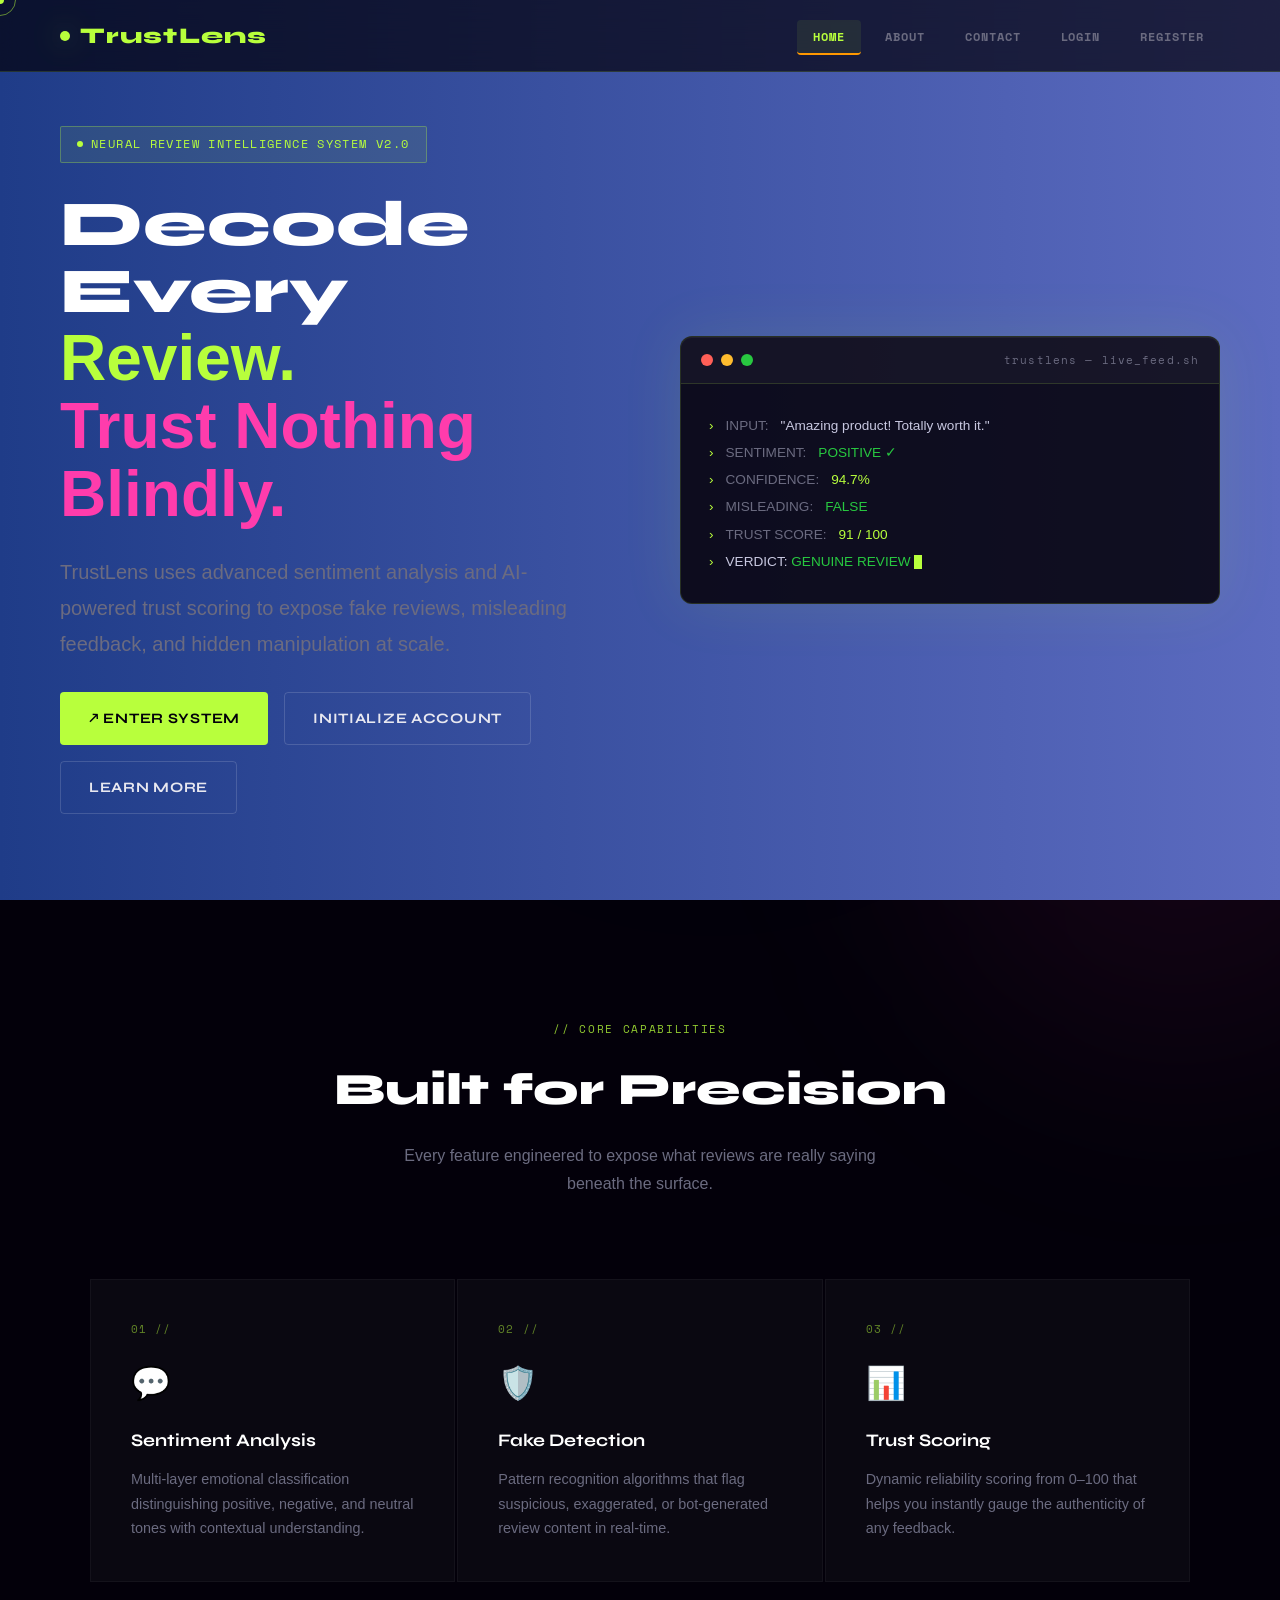
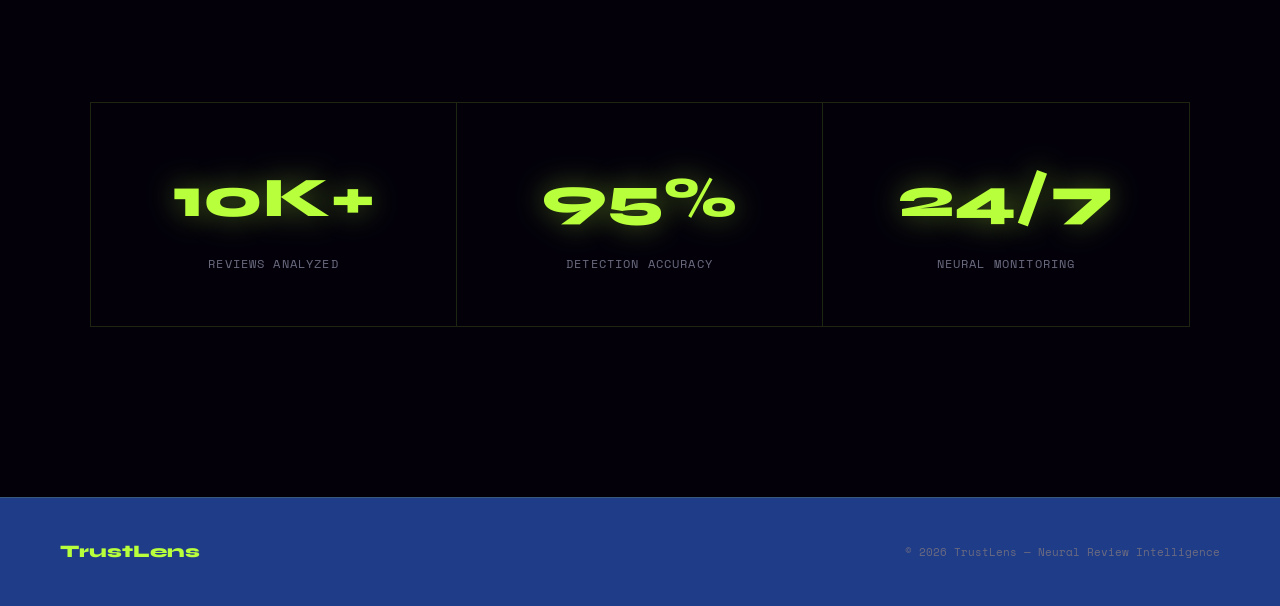
<file: frontend/index.html>
<!DOCTYPE html>
<html lang="en">
<head>
  <meta charset="UTF-8" />
  <meta name="viewport" content="width=device-width, initial-scale=1.0" />
  <title>TrustLens — Neural Review Intelligence</title>
  <link rel="stylesheet" href="css/style.css" />
  <link rel="preconnect" href="https://fonts.googleapis.com">
  <link href="https://fonts.googleapis.com/css2?family=Space+Mono:wght@400;700&family=Syne:wght@400;600;700;800&family=DM+Sans:wght@300;400;500&display=swap" rel="stylesheet">
  <style>
    :root {
      --acid: #b8ff3c;
      --plasma: #ff3cac;
      --void: #03000a;
      --deep: #0a0614;
      --surface: rgba(255,255,255,0.03);
      --border: rgba(184,255,60,0.15);
      --text: #e8e8f0;
      --muted: #6b6b80;
      --glow-acid: 0 0 30px rgba(184,255,60,0.4);
      --glow-plasma: 0 0 30px rgba(255,60,172,0.4);
    }
    *, *::before, *::after { margin:0; padding:0; box-sizing:border-box; }
    html { scroll-behavior: smooth; }

    body {
      background: var(--void);
      color: var(--text);
      font-family: 'DM Sans', sans-serif;
      overflow-x: hidden;
      cursor: none;
    }

    /* CUSTOM CURSOR */
    .cursor { position:fixed; width:8px; height:8px; background:var(--acid); border-radius:50%; pointer-events:none; z-index:9999; transition:transform 0.1s; transform:translate(-50%,-50%); }
    .cursor-ring { position:fixed; width:32px; height:32px; border:1px solid rgba(184,255,60,0.5); border-radius:50%; pointer-events:none; z-index:9998; transition:all 0.15s ease; transform:translate(-50%,-50%); }

    /* NOISE OVERLAY */
    body::before {
      content:''; position:fixed; inset:0; z-index:0; pointer-events:none;
      background-image: url("data:image/svg+xml,%3Csvg viewBox='0 0 256 256' xmlns='http://www.w3.org/2000/svg'%3E%3Cfilter id='n'%3E%3CfeTurbulence type='fractalNoise' baseFrequency='0.9' numOctaves='4' stitchTiles='stitch'/%3E%3C/filter%3E%3Crect width='100%25' height='100%25' filter='url(%23n)' opacity='0.04'/%3E%3C/svg%3E");
      opacity: 0.4;
    }

    /* GRID */
    .grid-bg {
      position:fixed; inset:0; z-index:0; pointer-events:none;
      background-image: linear-gradient(rgba(184,255,60,0.03) 1px, transparent 1px), linear-gradient(90deg, rgba(184,255,60,0.03) 1px, transparent 1px);
      background-size: 60px 60px;
    }

    /* ORBS */
    .orb { position:fixed; border-radius:50%; filter:blur(120px); pointer-events:none; z-index:0; animation:drift 20s ease-in-out infinite; }
    .orb-1 { width:600px; height:600px; background:rgba(184,255,60,0.07); top:-200px; left:-200px; animation-delay:0s; }
    .orb-2 { width:500px; height:500px; background:rgba(255,60,172,0.07); bottom:-150px; right:-150px; animation-delay:-8s; }
    .orb-3 { width:400px; height:400px; background:rgba(60,120,255,0.05); top:40%; left:40%; animation-delay:-14s; }
    @keyframes drift { 0%,100%{transform:translate(0,0) scale(1);} 33%{transform:translate(40px,-30px) scale(1.05);} 66%{transform:translate(-20px,40px) scale(0.95);} }

    /* NAVBAR */
    nav {
      position:fixed; top:0; left:0; right:0; z-index:100;
      display:flex; align-items:center; justify-content:space-between;
      padding:0 60px; height:72px;
      background:rgba(3,0,10,0.7); backdrop-filter:blur(20px);
      border-bottom:1px solid var(--border);
    }
    .nav-logo {
      font-family:'Syne',sans-serif; font-weight:800; font-size:1.4rem;
      color:var(--acid); letter-spacing:0.05em;
      text-decoration:none; display:flex; align-items:center; gap:10px;
    }
    .nav-logo::before {
      content:''; width:10px; height:10px; background:var(--acid);
      border-radius:50%; box-shadow: var(--glow-acid); display:block;
      animation:pulse-dot 2s ease-in-out infinite;
    }
    @keyframes pulse-dot { 0%,100%{transform:scale(1);opacity:1;} 50%{transform:scale(1.5);opacity:0.7;} }
    .nav-links { list-style:none; display:flex; gap:8px; }
    .nav-links a {
      font-family:'Space Mono',monospace; font-size:0.75rem; letter-spacing:0.08em;
      text-transform:uppercase; color:var(--muted); text-decoration:none;
      padding:8px 16px; border-radius:4px; transition:all 0.2s;
      position:relative;
    }
    .nav-links a:hover, .nav-links a.active {
      color:var(--acid); background:rgba(184,255,60,0.08);
    }

    /* HERO */
    .hero {
      min-height:100vh; display:flex; align-items:center;
      padding:100px 60px 60px; position:relative; z-index:1;
    }
    .hero-inner { max-width:1300px; margin:auto; width:100%; display:grid; grid-template-columns:1fr 1fr; gap:80px; align-items:center; }

    .hero-badge {
      display:inline-flex; align-items:center; gap:8px;
      font-family:'Space Mono',monospace; font-size:0.72rem; letter-spacing:0.12em; text-transform:uppercase;
      color:var(--acid); background:rgba(184,255,60,0.08); border:1px solid rgba(184,255,60,0.3);
      padding:8px 16px; border-radius:2px; margin-bottom:28px;
    }
    .hero-badge span { width:6px; height:6px; background:var(--acid); border-radius:50%; animation:pulse-dot 1.5s infinite; }

    .hero-title {
      font-family:'Syne',sans-serif; font-weight:800; font-size:4rem;
      line-height:1.05; color:#fff; margin-bottom:24px;
      animation:reveal-up 0.8s ease both;
    }
    .hero-title .accent { color:var(--acid); }
    .hero-title .accent-p { color:var(--plasma); }

    @keyframes reveal-up { from{opacity:0;transform:translateY(30px);} to{opacity:1;transform:translateY(0);} }

    .hero-desc {
      color:var(--muted); font-size:1.05rem; line-height:1.8; max-width:520px; margin-bottom:40px;
      animation:reveal-up 0.8s 0.2s ease both;
    }
    .hero-actions { display:flex; gap:16px; flex-wrap:wrap; animation:reveal-up 0.8s 0.4s ease both; }

    .btn-primary {
      display:inline-flex; align-items:center; gap:10px;
      font-family:'Syne',sans-serif; font-weight:700; font-size:0.9rem; letter-spacing:0.05em; text-transform:uppercase;
      color:var(--void); background:var(--acid); padding:14px 28px; border-radius:4px;
      text-decoration:none; border:none; cursor:pointer; transition:all 0.25s;
      box-shadow:0 0 0 rgba(184,255,60,0);
    }
    .btn-primary:hover { box-shadow:var(--glow-acid), 0 8px 30px rgba(184,255,60,0.3); transform:translateY(-2px); }

    .btn-outline {
      display:inline-flex; align-items:center; gap:10px;
      font-family:'Syne',sans-serif; font-weight:700; font-size:0.9rem; letter-spacing:0.05em; text-transform:uppercase;
      color:var(--text); background:transparent; padding:14px 28px; border-radius:4px;
      text-decoration:none; border:1px solid rgba(255,255,255,0.15); cursor:pointer; transition:all 0.25s;
    }
    .btn-outline:hover { border-color:rgba(255,255,255,0.4); background:rgba(255,255,255,0.05); transform:translateY(-2px); }

    /* TERMINAL CARD */
    .terminal {
      background:rgba(8,5,16,0.9); border:1px solid var(--border);
      border-radius:12px; overflow:hidden;
      box-shadow:0 0 60px rgba(184,255,60,0.1), inset 0 1px 0 rgba(255,255,255,0.05);
      animation:reveal-up 0.8s 0.3s ease both;
    }
    .terminal-bar {
      display:flex; align-items:center; gap:8px; padding:14px 20px;
      background:rgba(255,255,255,0.03); border-bottom:1px solid var(--border);
    }
    .dot { width:12px; height:12px; border-radius:50%; }
    .dot-r { background:#ff5f57; }
    .dot-y { background:#febc2e; }
    .dot-g { background:#28c840; }
    .terminal-title { font-family:'Space Mono',monospace; font-size:0.7rem; color:var(--muted); margin-left:auto; letter-spacing:0.1em; }
    .terminal-body { padding:28px; font-family:'Space Mono',monospace; font-size:0.85rem; line-height:2; }
    .t-line { display:flex; gap:12px; animation:type-in 0.4s ease both; }
    .t-line:nth-child(1){animation-delay:0.5s;} .t-line:nth-child(2){animation-delay:1s;} .t-line:nth-child(3){animation-delay:1.5s;} .t-line:nth-child(4){animation-delay:2s;} .t-line:nth-child(5){animation-delay:2.5s;} .t-line:nth-child(6){animation-delay:3s;}
    @keyframes type-in { from{opacity:0;transform:translateX(-8px);} to{opacity:1;transform:translateX(0);} }
    .t-prompt { color:var(--acid); flex-shrink:0; }
    .t-text { color:#c8c8e0; }
    .t-key { color:var(--muted); }
    .t-val-pos { color:#28c840; } .t-val-neg { color:#ff5f57; } .t-val-score { color:var(--acid); } .t-val-warn { color:#febc2e; }
    .t-cursor { display:inline-block; width:8px; height:14px; background:var(--acid); vertical-align:middle; animation:blink 1s step-end infinite; }
    @keyframes blink { 50%{opacity:0;} }

    /* FEATURES */
    .features-section { padding:120px 60px; position:relative; z-index:1; }
    .section-header { text-align:center; margin-bottom:80px; }
    .section-tag {
      font-family:'Space Mono',monospace; font-size:0.7rem; letter-spacing:0.15em; text-transform:uppercase;
      color:var(--acid); opacity:0.8; display:block; margin-bottom:16px;
    }
    .section-title {
      font-family:'Syne',sans-serif; font-weight:800; font-size:2.8rem; color:#fff;
      margin-bottom:16px;
    }
    .section-sub { color:var(--muted); font-size:1rem; max-width:520px; margin:auto; line-height:1.8; }

    .features-grid { display:grid; grid-template-columns:repeat(3,1fr); gap:2px; max-width:1100px; margin:auto; }
    .feat-card {
      padding:40px; background:var(--surface);
      border:1px solid rgba(255,255,255,0.04); position:relative; overflow:hidden;
      transition:all 0.3s;
    }
    .feat-card:hover { background:rgba(184,255,60,0.04); border-color:rgba(184,255,60,0.15); }
    .feat-card::before { content:''; position:absolute; top:0; left:0; right:0; height:2px; background:linear-gradient(90deg, transparent, var(--acid), transparent); transform:scaleX(0); transition:transform 0.4s; }
    .feat-card:hover::before { transform:scaleX(1); }
    .feat-num { font-family:'Space Mono',monospace; font-size:0.7rem; color:var(--acid); opacity:0.5; margin-bottom:20px; letter-spacing:0.1em; }
    .feat-icon { font-size:2rem; margin-bottom:18px; display:block; }
    .feat-title { font-family:'Syne',sans-serif; font-weight:700; font-size:1.1rem; color:#fff; margin-bottom:12px; }
    .feat-desc { color:var(--muted); font-size:0.9rem; line-height:1.7; }

    /* STATS */
    .stats-section { padding:0 60px 120px; position:relative; z-index:1; }
    .stats-grid { max-width:1100px; margin:auto; display:grid; grid-template-columns:repeat(3,1fr); border:1px solid var(--border); }
    .stat-item {
      padding:50px 40px; border-right:1px solid var(--border);
      text-align:center; position:relative; overflow:hidden;
    }
    .stat-item:last-child { border-right:none; }
    .stat-item::before { content:''; position:absolute; inset:0; background:linear-gradient(135deg, rgba(184,255,60,0.04), transparent); opacity:0; transition:0.3s; }
    .stat-item:hover::before { opacity:1; }
    .stat-num { font-family:'Syne',sans-serif; font-weight:800; font-size:3.5rem; color:var(--acid); text-shadow:var(--glow-acid); display:block; margin-bottom:8px; }
    .stat-label { font-family:'Space Mono',monospace; font-size:0.72rem; color:var(--muted); text-transform:uppercase; letter-spacing:0.1em; }

    /* FOOTER */
    footer {
      padding:40px 60px; border-top:1px solid var(--border); position:relative; z-index:1;
      display:flex; align-items:center; justify-content:space-between;
    }
    .footer-logo { font-family:'Syne',sans-serif; font-weight:800; font-size:1.1rem; color:var(--acid); }
    .footer-text { font-family:'Space Mono',monospace; font-size:0.7rem; color:var(--muted); }

    /* RESPONSIVE */
    @media(max-width:900px) {
      nav { padding:0 24px; }
      .hero { padding:100px 24px 60px; }
      .hero-inner { grid-template-columns:1fr; gap:50px; }
      .hero-title { font-size:2.6rem; }
      .features-section,.stats-section { padding-left:24px; padding-right:24px; }
      .features-grid { grid-template-columns:1fr; }
      .stats-grid { grid-template-columns:1fr; }
      .stat-item { border-right:none; border-bottom:1px solid var(--border); }
      footer { flex-direction:column; gap:12px; text-align:center; }
      .nav-links { gap:4px; }
      .nav-links a { font-size:0.65rem; padding:6px 10px; }
    }
  </style>
</head>
<body>

<div class="cursor" id="cursor"></div>
<div class="cursor-ring" id="cursorRing"></div>
<div class="grid-bg"></div>
<div class="orb orb-1"></div>
<div class="orb orb-2"></div>
<div class="orb orb-3"></div>

<header>
  <nav>
    <a href="index.html" class="nav-logo">TrustLens</a>
    <ul class="nav-links">
      <li><a href="index.html" class="active">Home</a></li>
      <li><a href="about.html">About</a></li>
      <li><a href="contact.html">Contact</a></li>
      <li><a href="login.html">Login</a></li>
      <li><a href="register.html">Register</a></li>
    </ul>
  </nav>
</header>

<section class="hero">
  <div class="hero-inner">
    <div class="hero-text">
      <div class="hero-badge"><span></span>Neural Review Intelligence System v2.0</div>
      <h1 class="hero-title">
        Decode Every<br>
        <span class="accent">Review.</span><br>
        <span class="accent-p">Trust Nothing Blindly.</span>
      </h1>
      <p class="hero-desc">
        TrustLens uses advanced sentiment analysis and AI-powered trust scoring to expose fake reviews, misleading feedback, and hidden manipulation at scale.
      </p>
      <div class="hero-actions">
        <a href="login.html" class="btn-primary">↗ Enter System</a>
        <a href="register.html" class="btn-outline">Initialize Account</a>
        <a href="about.html" class="btn-outline">Learn More</a>
      </div>
    </div>

    <div class="terminal">
      <div class="terminal-bar">
        <div class="dot dot-r"></div><div class="dot dot-y"></div><div class="dot dot-g"></div>
        <span class="terminal-title">trustlens — live_feed.sh</span>
      </div>
      <div class="terminal-body">
        <div class="t-line"><span class="t-prompt">›</span><span class="t-text t-key">INPUT:</span><span class="t-text"> "Amazing product! Totally worth it."</span></div>
        <div class="t-line"><span class="t-prompt">›</span><span class="t-text t-key">SENTIMENT:</span><span class="t-text"> <span class="t-val-pos">POSITIVE ✓</span></span></div>
        <div class="t-line"><span class="t-prompt">›</span><span class="t-text t-key">CONFIDENCE:</span><span class="t-text"> <span class="t-val-score">94.7%</span></span></div>
        <div class="t-line"><span class="t-prompt">›</span><span class="t-text t-key">MISLEADING:</span><span class="t-text"> <span class="t-val-pos">FALSE</span></span></div>
        <div class="t-line"><span class="t-prompt">›</span><span class="t-text t-key">TRUST SCORE:</span><span class="t-text"> <span class="t-val-score">91 / 100</span></span></div>
        <div class="t-line"><span class="t-prompt">›</span><span class="t-text">VERDICT: <span class="t-val-pos">GENUINE REVIEW</span> <span class="t-cursor"></span></span></div>
      </div>
    </div>
  </div>
</section>

<section class="features-section">
  <div class="section-header">
    <span class="section-tag">// Core Capabilities</span>
    <h2 class="section-title">Built for Precision</h2>
    <p class="section-sub">Every feature engineered to expose what reviews are really saying beneath the surface.</p>
  </div>
  <div class="features-grid">
    <div class="feat-card">
      <div class="feat-num">01 //</div>
      <span class="feat-icon">💬</span>
      <div class="feat-title">Sentiment Analysis</div>
      <p class="feat-desc">Multi-layer emotional classification distinguishing positive, negative, and neutral tones with contextual understanding.</p>
    </div>
    <div class="feat-card">
      <div class="feat-num">02 //</div>
      <span class="feat-icon">🛡️</span>
      <div class="feat-title">Fake Detection</div>
      <p class="feat-desc">Pattern recognition algorithms that flag suspicious, exaggerated, or bot-generated review content in real-time.</p>
    </div>
    <div class="feat-card">
      <div class="feat-num">03 //</div>
      <span class="feat-icon">📊</span>
      <div class="feat-title">Trust Scoring</div>
      <p class="feat-desc">Dynamic reliability scoring from 0–100 that helps you instantly gauge the authenticity of any feedback.</p>
    </div>
  </div>
</section>

<section class="stats-section">
  <div class="stats-grid">
    <div class="stat-item"><span class="stat-num">10K+</span><span class="stat-label">Reviews Analyzed</span></div>
    <div class="stat-item"><span class="stat-num">95%</span><span class="stat-label">Detection Accuracy</span></div>
    <div class="stat-item"><span class="stat-num">24/7</span><span class="stat-label">Neural Monitoring</span></div>
  </div>
</section>

<footer>
  <div class="footer-logo">TrustLens</div>
  <div class="footer-text">© 2026 TrustLens — Neural Review Intelligence</div>
</footer>

<script src="js/script.js"></script>
<script>
  const cursor = document.getElementById('cursor');
  const ring = document.getElementById('cursorRing');
  document.addEventListener('mousemove', e => {
    cursor.style.left = e.clientX + 'px'; cursor.style.top = e.clientY + 'px';
    ring.style.left = e.clientX + 'px'; ring.style.top = e.clientY + 'px';
  });
  document.querySelectorAll('a,button').forEach(el => {
    el.addEventListener('mouseenter', () => { ring.style.transform = 'translate(-50%,-50%) scale(1.8)'; ring.style.borderColor = 'rgba(184,255,60,0.8)'; });
    el.addEventListener('mouseleave', () => { ring.style.transform = 'translate(-50%,-50%) scale(1)'; ring.style.borderColor = 'rgba(184,255,60,0.5)'; });
  });
</script>
</body>
</html>
</file>
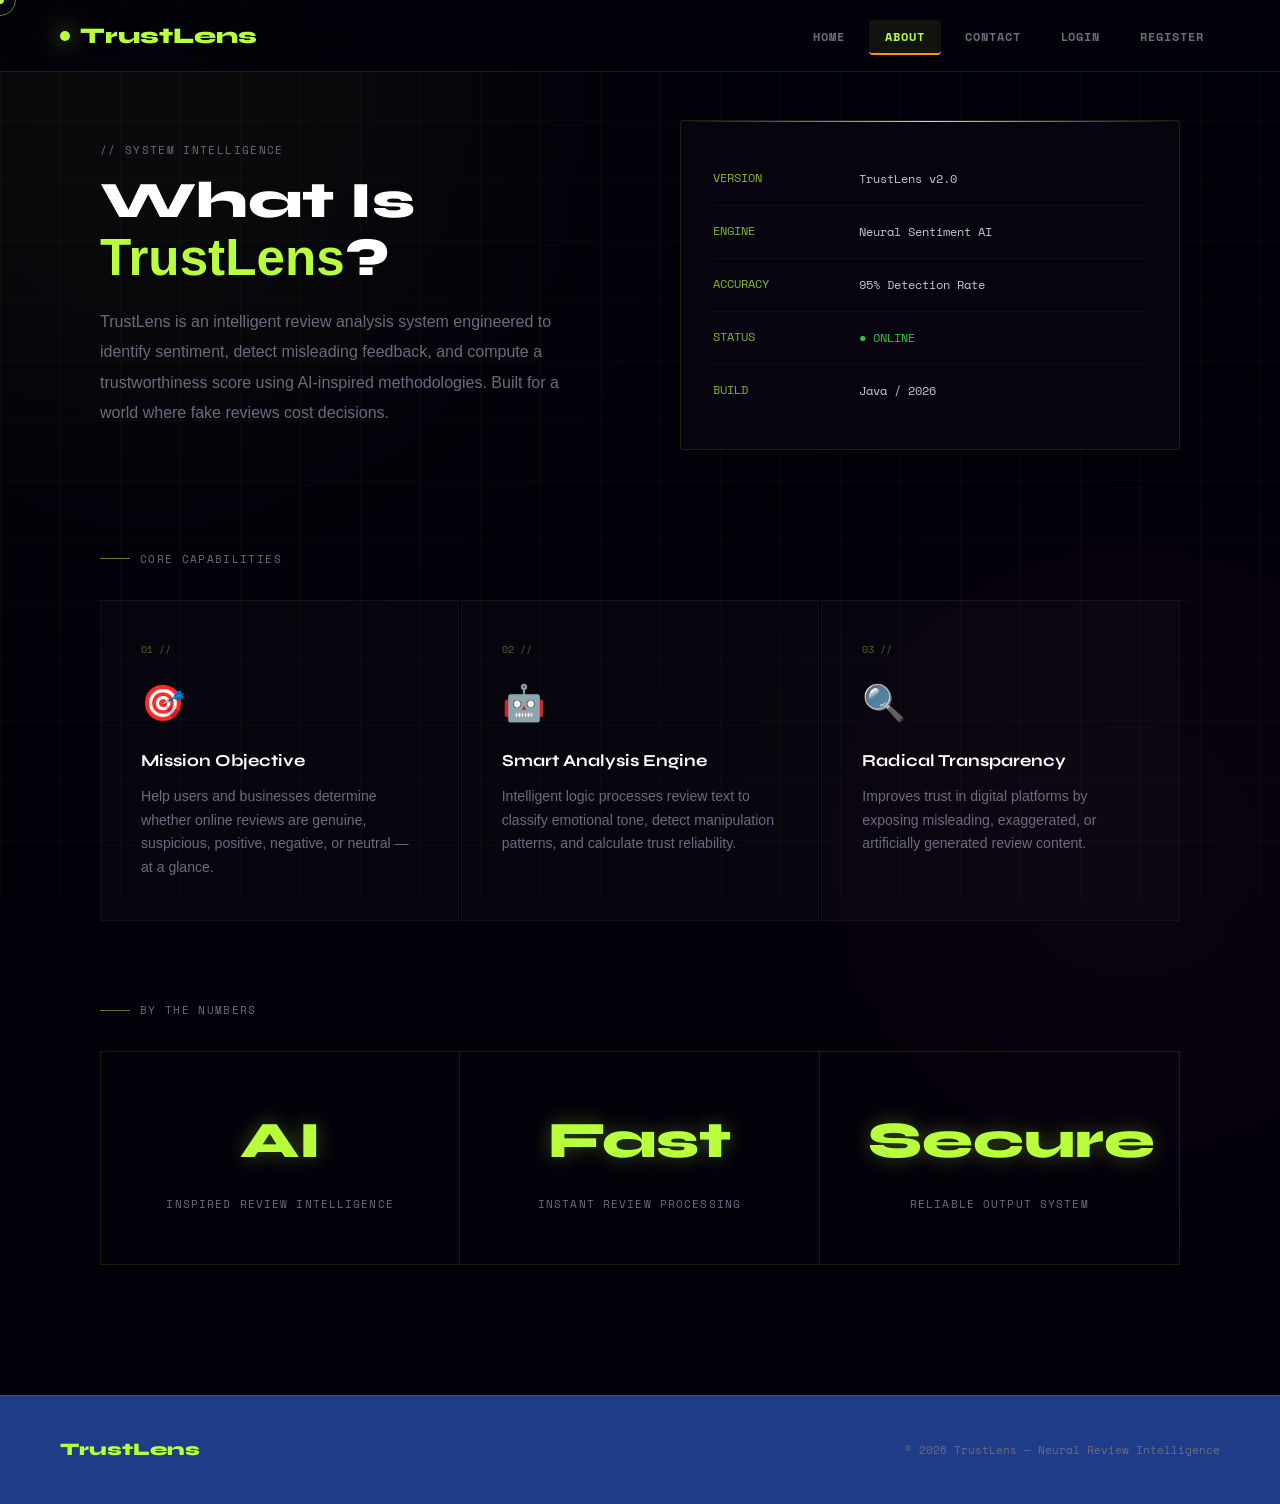
<file: frontend/about.html>
<!DOCTYPE html>
<html lang="en">
<head>
  <meta charset="UTF-8" />
  <meta name="viewport" content="width=device-width, initial-scale=1.0" />
  <title>About — TrustLens</title>
  <link rel="stylesheet" href="css/style.css" />
  <link href="https://fonts.googleapis.com/css2?family=Space+Mono:wght@400;700&family=Syne:wght@400;600;700;800&family=DM+Sans:wght@300;400;500&display=swap" rel="stylesheet">
  <style>
    :root{--acid:#b8ff3c;--plasma:#ff3cac;--cyan:#3cffd8;--void:#03000a;--border:rgba(184,255,60,0.12);--text:#e8e8f0;--muted:#6b6b80;}
    *,*::before,*::after{margin:0;padding:0;box-sizing:border-box;}
    body{background:var(--void);color:var(--text);font-family:'DM Sans',sans-serif;min-height:100vh;overflow-x:hidden;cursor:none;}
    .cursor{position:fixed;width:8px;height:8px;background:var(--acid);border-radius:50%;pointer-events:none;z-index:9999;transition:transform 0.1s;transform:translate(-50%,-50%);}
    .cursor-ring{position:fixed;width:32px;height:32px;border:1px solid rgba(184,255,60,0.5);border-radius:50%;pointer-events:none;z-index:9998;transition:all 0.15s ease;transform:translate(-50%,-50%);}
    .grid-bg{position:fixed;inset:0;z-index:0;pointer-events:none;background-image:linear-gradient(rgba(184,255,60,0.03) 1px,transparent 1px),linear-gradient(90deg,rgba(184,255,60,0.03) 1px,transparent 1px);background-size:60px 60px;}
    .orb{position:fixed;border-radius:50%;filter:blur(140px);pointer-events:none;z-index:0;animation:drift 22s ease-in-out infinite;}
    .orb-1{width:600px;height:600px;background:rgba(184,255,60,0.05);top:-200px;left:-150px;}
    .orb-2{width:500px;height:500px;background:rgba(255,60,172,0.05);bottom:-200px;right:-100px;animation-delay:-11s;}
    @keyframes drift{0%,100%{transform:translate(0,0);}50%{transform:translate(25px,-20px);}}

    nav{position:fixed;top:0;left:0;right:0;z-index:100;display:flex;align-items:center;justify-content:space-between;padding:0 60px;height:72px;background:rgba(3,0,10,0.75);backdrop-filter:blur(20px);border-bottom:1px solid var(--border);}
    .nav-logo{font-family:'Syne',sans-serif;font-weight:800;font-size:1.4rem;color:var(--acid);text-decoration:none;display:flex;align-items:center;gap:10px;}
    .nav-logo::before{content:'';width:10px;height:10px;background:var(--acid);border-radius:50%;box-shadow:0 0 20px rgba(184,255,60,0.7);display:block;animation:pulse 2s infinite;}
    @keyframes pulse{0%,100%{transform:scale(1);}50%{transform:scale(1.5);opacity:0.6;}}
    .nav-links{list-style:none;display:flex;gap:8px;}
    .nav-links a{font-family:'Space Mono',monospace;font-size:0.75rem;letter-spacing:0.08em;text-transform:uppercase;color:var(--muted);text-decoration:none;padding:8px 16px;border-radius:4px;transition:all 0.2s;}
    .nav-links a:hover,.nav-links a.active{color:var(--acid);background:rgba(184,255,60,0.08);}

    .main{padding:120px 60px 80px;position:relative;z-index:1;max-width:1200px;margin:auto;}

    /* HERO */
    .about-hero{display:grid;grid-template-columns:1fr 1fr;gap:80px;align-items:center;margin-bottom:100px;}
    .ah-tag{font-family:'Space Mono',monospace;font-size:0.7rem;color:var(--muted);letter-spacing:0.12em;text-transform:uppercase;margin-bottom:14px;}
    .ah-title{font-family:'Syne',sans-serif;font-weight:800;font-size:3.2rem;color:#fff;line-height:1.1;margin-bottom:20px;}
    .ah-title span{color:var(--acid);}
    .ah-desc{color:var(--muted);font-size:1rem;line-height:1.9;}
    .ah-visual{position:relative;}
    .about-box{padding:32px;background:rgba(8,5,16,0.9);border:1px solid var(--border);border-radius:4px;position:relative;overflow:hidden;}
    .about-box::before{content:'';position:absolute;top:0;left:0;right:0;height:1px;background:linear-gradient(90deg,transparent,var(--acid),transparent);}
    .abox-row{display:flex;gap:16px;padding:16px 0;border-bottom:1px solid rgba(255,255,255,0.04);}
    .abox-row:last-child{border-bottom:none;}
    .abox-key{font-family:'Space Mono',monospace;font-size:0.72rem;color:var(--acid);opacity:0.7;width:130px;flex-shrink:0;}
    .abox-val{font-family:'Space Mono',monospace;font-size:0.78rem;color:#c0c8d8;}

    /* SECTION */
    .section-label{font-family:'Space Mono',monospace;font-size:0.7rem;color:var(--muted);text-transform:uppercase;letter-spacing:0.12em;margin-bottom:32px;display:flex;align-items:center;gap:10px;}
    .section-label::before{content:'';height:1px;width:30px;background:var(--acid);opacity:0.5;}

    /* FEATURES */
    .features-list{display:grid;grid-template-columns:repeat(3,1fr);gap:2px;margin-bottom:80px;}
    .fl-item{padding:40px;background:rgba(255,255,255,0.02);border:1px solid rgba(255,255,255,0.04);position:relative;overflow:hidden;transition:all 0.3s;}
    .fl-item:hover{background:rgba(184,255,60,0.03);border-color:rgba(184,255,60,0.12);}
    .fl-item::before{content:'';position:absolute;top:0;left:0;right:0;height:1px;background:linear-gradient(90deg,transparent,var(--acid),transparent);transform:scaleX(0);transition:transform 0.4s;}
    .fl-item:hover::before{transform:scaleX(1);}
    .fl-num{font-family:'Space Mono',monospace;font-size:0.65rem;color:var(--acid);opacity:0.4;margin-bottom:18px;}
    .fl-icon{font-size:2.2rem;margin-bottom:16px;display:block;}
    .fl-title{font-family:'Syne',sans-serif;font-weight:700;font-size:1.05rem;color:#fff;margin-bottom:10px;}
    .fl-desc{font-size:0.88rem;color:var(--muted);line-height:1.7;}

    /* STATS */
    .stats-row{display:grid;grid-template-columns:repeat(3,1fr);border:1px solid var(--border);}
    .sr-item{padding:48px;text-align:center;border-right:1px solid var(--border);position:relative;overflow:hidden;transition:all 0.3s;}
    .sr-item:last-child{border-right:none;}
    .sr-item:hover{background:rgba(184,255,60,0.03);}
    .sr-num{font-family:'Syne',sans-serif;font-weight:800;font-size:3.2rem;color:var(--acid);text-shadow:0 0 20px rgba(184,255,60,0.3);display:block;margin-bottom:8px;}
    .sr-label{font-family:'Space Mono',monospace;font-size:0.7rem;color:var(--muted);text-transform:uppercase;letter-spacing:0.1em;}

    footer{padding:40px 60px;border-top:1px solid var(--border);position:relative;z-index:1;display:flex;align-items:center;justify-content:space-between;}
    .footer-logo{font-family:'Syne',sans-serif;font-weight:800;font-size:1.1rem;color:var(--acid);}
    .footer-text{font-family:'Space Mono',monospace;font-size:0.7rem;color:var(--muted);}

    @media(max-width:900px){nav{padding:0 20px;}.main{padding:90px 20px 40px;}.about-hero{grid-template-columns:1fr;gap:40px;}.features-list{grid-template-columns:1fr;}.stats-row{grid-template-columns:1fr;}.sr-item{border-right:none;border-bottom:1px solid var(--border);}.ah-title{font-size:2.2rem;}.nav-links a{font-size:0.65rem;padding:6px 8px;}footer{flex-direction:column;gap:10px;text-align:center;padding:24px;}}
  </style>
</head>
<body>
<div class="cursor" id="cursor"></div>
<div class="cursor-ring" id="cursorRing"></div>
<div class="grid-bg"></div>
<div class="orb orb-1"></div>
<div class="orb orb-2"></div>

<header>
  <nav>
    <a href="index.html" class="nav-logo">TrustLens</a>
    <ul class="nav-links">
      <li><a href="index.html">Home</a></li>
      <li><a href="about.html" class="active">About</a></li>
      <li><a href="contact.html">Contact</a></li>
      <li><a href="login.html">Login</a></li>
      <li><a href="register.html">Register</a></li>
    </ul>
  </nav>
</header>

<main class="main">
  <div class="about-hero">
    <div>
      <div class="ah-tag">// System Intelligence</div>
      <h1 class="ah-title">What Is <span>TrustLens</span>?</h1>
      <p class="ah-desc">TrustLens is an intelligent review analysis system engineered to identify sentiment, detect misleading feedback, and compute a trustworthiness score using AI-inspired methodologies. Built for a world where fake reviews cost decisions.</p>
    </div>
    <div class="ah-visual">
      <div class="about-box">
        <div class="abox-row"><span class="abox-key">VERSION</span><span class="abox-val">TrustLens v2.0</span></div>
        <div class="abox-row"><span class="abox-key">ENGINE</span><span class="abox-val">Neural Sentiment AI</span></div>
        <div class="abox-row"><span class="abox-key">ACCURACY</span><span class="abox-val">95% Detection Rate</span></div>
        <div class="abox-row"><span class="abox-key">STATUS</span><span class="abox-val" style="color:#28c840;">● ONLINE</span></div>
        <div class="abox-row"><span class="abox-key">BUILD</span><span class="abox-val">Java / 2026</span></div>
      </div>
    </div>
  </div>

  <div class="section-label">Core Capabilities</div>
  <div class="features-list">
    <div class="fl-item">
      <div class="fl-num">01 //</div>
      <span class="fl-icon">🎯</span>
      <div class="fl-title">Mission Objective</div>
      <p class="fl-desc">Help users and businesses determine whether online reviews are genuine, suspicious, positive, negative, or neutral — at a glance.</p>
    </div>
    <div class="fl-item">
      <div class="fl-num">02 //</div>
      <span class="fl-icon">🤖</span>
      <div class="fl-title">Smart Analysis Engine</div>
      <p class="fl-desc">Intelligent logic processes review text to classify emotional tone, detect manipulation patterns, and calculate trust reliability.</p>
    </div>
    <div class="fl-item">
      <div class="fl-num">03 //</div>
      <span class="fl-icon">🔍</span>
      <div class="fl-title">Radical Transparency</div>
      <p class="fl-desc">Improves trust in digital platforms by exposing misleading, exaggerated, or artificially generated review content.</p>
    </div>
  </div>

  <div class="section-label">By The Numbers</div>
  <div class="stats-row">
    <div class="sr-item"><span class="sr-num">AI</span><span class="sr-label">Inspired Review Intelligence</span></div>
    <div class="sr-item"><span class="sr-num">Fast</span><span class="sr-label">Instant Review Processing</span></div>
    <div class="sr-item"><span class="sr-num">Secure</span><span class="sr-label">Reliable Output System</span></div>
  </div>
</main>

<footer>
  <div class="footer-logo">TrustLens</div>
  <div class="footer-text">© 2026 TrustLens — Neural Review Intelligence</div>
</footer>

<script src="js/script.js"></script>
<script>
  const cursor=document.getElementById('cursor'),ring=document.getElementById('cursorRing');
  document.addEventListener('mousemove',e=>{cursor.style.left=e.clientX+'px';cursor.style.top=e.clientY+'px';ring.style.left=e.clientX+'px';ring.style.top=e.clientY+'px';});
  document.querySelectorAll('a,button').forEach(el=>{el.addEventListener('mouseenter',()=>{ring.style.transform='translate(-50%,-50%) scale(1.8)';});el.addEventListener('mouseleave',()=>{ring.style.transform='translate(-50%,-50%) scale(1)';});});
</script>
</body>
</html>
</file>
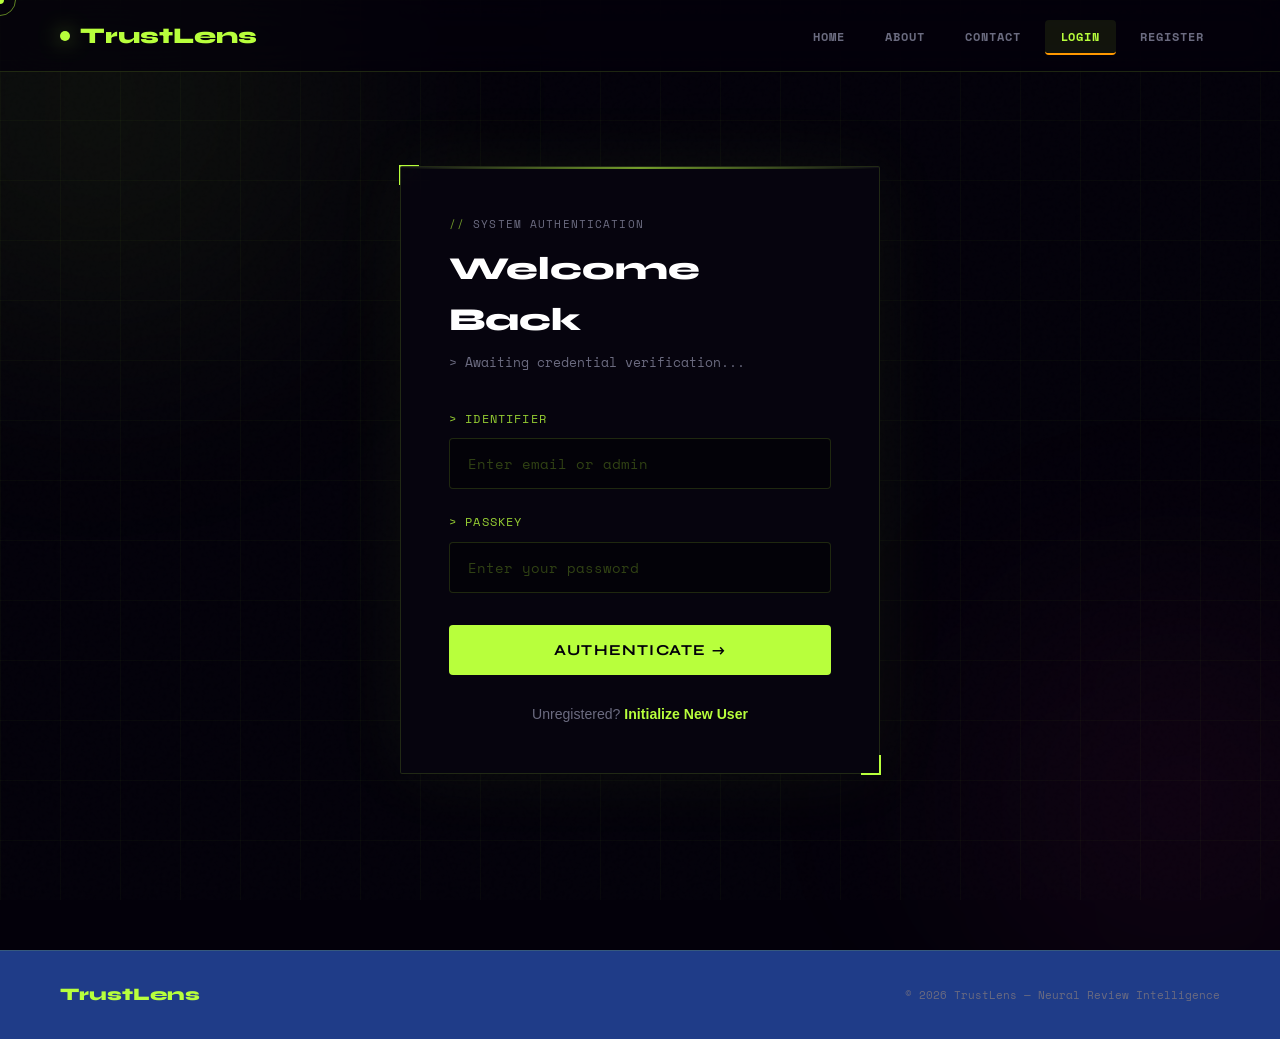
<file: frontend/admin.html>
<!DOCTYPE html>
<html lang="en">
<head>
  <meta charset="UTF-8" />
  <meta name="viewport" content="width=device-width, initial-scale=1.0" />
  <title>Admin — TrustLens</title>
  <link rel="stylesheet" href="css/style.css" />
  <link href="https://fonts.googleapis.com/css2?family=Space+Mono:wght@400;700&family=Syne:wght@400;600;700;800&family=DM+Sans:wght@300;400;500&display=swap" rel="stylesheet">
  <style>
    :root{--acid:#b8ff3c;--plasma:#ff3cac;--cyan:#3cffd8;--orange:#ff9f3c;--void:#03000a;--border:rgba(184,255,60,0.1);--text:#e8e8f0;--muted:#6b6b80;}
    *,*::before,*::after{margin:0;padding:0;box-sizing:border-box;}
    body{background:var(--void);color:var(--text);font-family:'DM Sans',sans-serif;min-height:100vh;overflow-x:hidden;cursor:none;}
    .cursor{position:fixed;width:8px;height:8px;background:var(--plasma);border-radius:50%;pointer-events:none;z-index:9999;transition:transform 0.1s;transform:translate(-50%,-50%);}
    .cursor-ring{position:fixed;width:32px;height:32px;border:1px solid rgba(255,60,172,0.5);border-radius:50%;pointer-events:none;z-index:9998;transition:all 0.15s ease;transform:translate(-50%,-50%);}
    .grid-bg{position:fixed;inset:0;z-index:0;pointer-events:none;background-image:linear-gradient(rgba(255,60,172,0.02) 1px,transparent 1px),linear-gradient(90deg,rgba(255,60,172,0.02) 1px,transparent 1px);background-size:60px 60px;}
    .orb{position:fixed;border-radius:50%;filter:blur(140px);pointer-events:none;z-index:0;animation:drift 22s ease-in-out infinite;}
    .orb-1{width:600px;height:600px;background:rgba(255,60,172,0.05);top:-200px;left:-150px;}
    .orb-2{width:500px;height:500px;background:rgba(255,159,60,0.04);bottom:-200px;right:-100px;animation-delay:-11s;}
    @keyframes drift{0%,100%{transform:translate(0,0);}50%{transform:translate(20px,-15px);}}
    nav{position:fixed;top:0;left:0;right:0;z-index:100;display:flex;align-items:center;justify-content:space-between;padding:0 60px;height:72px;background:rgba(3,0,10,0.75);backdrop-filter:blur(20px);border-bottom:1px solid rgba(255,60,172,0.15);}
    .nav-logo{font-family:'Syne',sans-serif;font-weight:800;font-size:1.4rem;color:var(--plasma);text-decoration:none;display:flex;align-items:center;gap:10px;}
    .nav-logo::before{content:'';width:10px;height:10px;background:var(--plasma);border-radius:50%;box-shadow:0 0 20px rgba(255,60,172,0.7);display:block;animation:pulse 2s infinite;}
    @keyframes pulse{0%,100%{transform:scale(1);}50%{transform:scale(1.5);opacity:0.6;}}
    .nav-links{list-style:none;display:flex;gap:8px;}
    .nav-links a{font-family:'Space Mono',monospace;font-size:0.75rem;letter-spacing:0.08em;text-transform:uppercase;color:var(--muted);text-decoration:none;padding:8px 16px;border-radius:4px;transition:all 0.2s;}
    .nav-links a:hover,.nav-links a.active{color:var(--plasma);background:rgba(255,60,172,0.08);}
    .main{padding:100px 60px 60px;position:relative;z-index:1;max-width:1400px;margin:auto;}
    .admin-header{display:flex;align-items:flex-end;justify-content:space-between;margin-bottom:48px;padding-bottom:28px;border-bottom:1px solid rgba(255,60,172,0.1);}
    .ah-tag{font-family:'Space Mono',monospace;font-size:0.7rem;color:rgba(255,60,172,0.6);letter-spacing:0.12em;text-transform:uppercase;margin-bottom:10px;}
    .ah-title{font-family:'Syne',sans-serif;font-weight:800;font-size:2.4rem;color:#fff;}
    .ah-title span{color:var(--plasma);}
    .admin-badge{display:flex;align-items:center;gap:8px;font-family:'Space Mono',monospace;font-size:0.72rem;color:rgba(255,60,172,0.8);background:rgba(255,60,172,0.08);border:1px solid rgba(255,60,172,0.2);padding:8px 16px;border-radius:2px;}
    .badge-dot{width:6px;height:6px;background:var(--plasma);border-radius:50%;box-shadow:0 0 8px var(--plasma);animation:pulse 2s infinite;}
    .section-label{font-family:'Space Mono',monospace;font-size:0.7rem;color:var(--muted);text-transform:uppercase;letter-spacing:0.12em;margin-bottom:20px;display:flex;align-items:center;gap:10px;}
    .section-label::before{content:'';height:1px;width:30px;background:var(--plasma);opacity:0.5;}
    .metrics-row{display:grid;grid-template-columns:repeat(3,1fr);gap:2px;margin-bottom:48px;}
    .metric{padding:36px 32px;background:rgba(255,255,255,0.02);border:1px solid rgba(255,255,255,0.04);position:relative;overflow:hidden;transition:all 0.3s;}
    .metric:hover{background:rgba(255,60,172,0.04);border-color:rgba(255,60,172,0.15);}
    .metric::after{content:'';position:absolute;bottom:0;left:0;right:0;height:2px;background:var(--plasma);transform:scaleX(0);transform-origin:left;transition:transform 0.4s;}
    .metric:hover::after{transform:scaleX(1);}
    .metric-label{font-family:'Space Mono',monospace;font-size:0.68rem;color:var(--muted);text-transform:uppercase;letter-spacing:0.12em;margin-bottom:16px;}
    .metric-val{font-family:'Syne',sans-serif;font-weight:800;font-size:3rem;color:var(--plasma);text-shadow:0 0 20px rgba(255,60,172,0.3);}
    .metric:nth-child(2) .metric-val{color:var(--acid);text-shadow:0 0 20px rgba(184,255,60,0.3);}
    .metric:nth-child(3) .metric-val{color:var(--cyan);text-shadow:0 0 20px rgba(60,255,216,0.3);}
    .table-section{margin-bottom:48px;}
    .table-wrap{background:rgba(8,5,16,0.9);border:1px solid rgba(255,60,172,0.1);border-radius:4px;overflow:hidden;}
    .table-wrap.tw-orange{border-color:rgba(255,159,60,0.1);}
    .tw-header{padding:18px 24px;background:rgba(255,60,172,0.04);border-bottom:1px solid rgba(255,60,172,0.1);display:flex;align-items:center;gap:8px;}
    .tw-orange .tw-header{background:rgba(255,159,60,0.03);border-bottom-color:rgba(255,159,60,0.1);}
    .tw-title{font-family:'Space Mono',monospace;font-size:0.72rem;color:rgba(255,60,172,0.7);text-transform:uppercase;letter-spacing:0.1em;}
    .tw-orange .tw-title{color:rgba(255,159,60,0.8);}
    .tw-count{font-family:'Space Mono',monospace;font-size:0.68rem;color:var(--muted);margin-left:auto;}
    table{width:100%;border-collapse:collapse;}
    thead tr{border-bottom:1px solid rgba(255,255,255,0.04);}
    th{font-family:'Space Mono',monospace;font-size:0.65rem;color:rgba(255,60,172,0.6);text-transform:uppercase;letter-spacing:0.1em;padding:16px 24px;text-align:left;font-weight:400;}
    .tw-orange th{color:rgba(255,159,60,0.7);}
    td{font-family:'Space Mono',monospace;font-size:0.78rem;color:#c0c8d8;padding:16px 24px;border-bottom:1px solid rgba(255,255,255,0.03);transition:background 0.2s;}
    tbody tr:hover td{background:rgba(255,60,172,0.03);}
    .tw-orange tbody tr:hover td{background:rgba(255,159,60,0.03);}
    tbody tr:last-child td{border-bottom:none;}
    footer{padding:40px 60px;border-top:1px solid var(--border);position:relative;z-index:1;display:flex;align-items:center;justify-content:space-between;}
    .footer-logo{font-family:'Syne',sans-serif;font-weight:800;font-size:1.1rem;color:var(--plasma);}
    .footer-text{font-family:'Space Mono',monospace;font-size:0.7rem;color:var(--muted);}
    @media(max-width:900px){nav{padding:0 20px;}.main{padding:90px 20px 40px;}.metrics-row{grid-template-columns:1fr;}.admin-header{flex-direction:column;align-items:flex-start;gap:16px;}.nav-links a{font-size:0.65rem;padding:6px 8px;}footer{flex-direction:column;gap:10px;text-align:center;padding:24px;}.table-wrap{overflow-x:auto;}}
  </style>
</head>
<body onload="checkAdminAccess(); loadAdminData();">
<div class="cursor" id="cursor"></div>
<div class="cursor-ring" id="cursorRing"></div>
<div class="grid-bg"></div>
<div class="orb orb-1"></div>
<div class="orb orb-2"></div>

<header>
  <nav>
    <a href="admin.html" class="nav-logo">TrustLens Admin</a>
    <ul class="nav-links">
      <li><a href="admin.html" class="active">Admin</a></li>
      <li><a href="dashboard.html">User Panel</a></li>
      <li><a href="login.html" onclick="logoutUser()">Logout</a></li>
    </ul>
  </nav>
</header>

<main class="main">
  <div class="admin-header">
    <div>
      <div class="ah-tag">// Elevated Access</div>
      <h1 class="ah-title"><span>Admin</span> Control Panel</h1>
    </div>
    <div class="admin-badge"><span class="badge-dot"></span>Root Access Granted</div>
  </div>

  <div class="section-label">System Metrics</div>
  <div class="metrics-row">
    <div class="metric"><div class="metric-label">Total Users</div><div class="metric-val" id="totalUsers">0</div></div>
    <div class="metric"><div class="metric-label">Total Reviews</div><div class="metric-val" id="totalReviews">0</div></div>
    <div class="metric"><div class="metric-label">Total Results</div><div class="metric-val" id="totalResults">0</div></div>
  </div>

  <div class="table-section">
    <div class="section-label">Registered Users</div>
    <div class="table-wrap">
      <div class="tw-header">
        <span>👤</span><span class="tw-title">// users.table</span><span class="tw-count">Live data</span>
      </div>
      <table>
        <thead><tr><th>ID</th><th>Name</th><th>Email</th></tr></thead>
        <tbody id="usersTable"></tbody>
      </table>
    </div>
  </div>

  <div class="table-section">
    <div class="section-label">Sentiment Analysis</div>
    <div class="table-wrap">
      <div class="tw-header">
        <span>💬</span><span class="tw-title">// sentiment_analysis.table</span><span class="tw-count">Live data</span>
      </div>
      <table>
        <thead><tr><th>Review</th><th>Sentiment</th><th>Trust</th><th>Misleading</th></tr></thead>
        <tbody id="sentimentTable"></tbody>
      </table>
    </div>
  </div>

  <div class="table-section">
    <div class="section-label">Fake News Detection</div>
    <div class="table-wrap tw-orange">
      <div class="tw-header">
        <span>📰</span><span class="tw-title">// fake_news_detection.table</span><span class="tw-count">Live data</span>
      </div>
      <table>
        <thead><tr><th>News</th><th>Prediction</th><th>Trust</th><th>Misleading</th></tr></thead>
        <tbody id="fakeNewsTable"></tbody>
      </table>
    </div>
  </div>
</main>

<footer>
  <div class="footer-logo">TrustLens Admin</div>
  <div class="footer-text">© 2026 TrustLens — Admin Panel</div>
</footer>

<script src="js/script.js"></script>
<script>
  const cursor=document.getElementById('cursor'),ring=document.getElementById('cursorRing');
  document.addEventListener('mousemove',e=>{cursor.style.left=e.clientX+'px';cursor.style.top=e.clientY+'px';ring.style.left=e.clientX+'px';ring.style.top=e.clientY+'px';});
  document.querySelectorAll('a,button').forEach(el=>{
    el.addEventListener('mouseenter',()=>{ring.style.transform='translate(-50%,-50%) scale(1.8)';ring.style.borderColor='rgba(255,60,172,0.8)';});
    el.addEventListener('mouseleave',()=>{ring.style.transform='translate(-50%,-50%) scale(1)';ring.style.borderColor='rgba(255,60,172,0.5)';});
  });
</script>
</body>
</html>
</file>
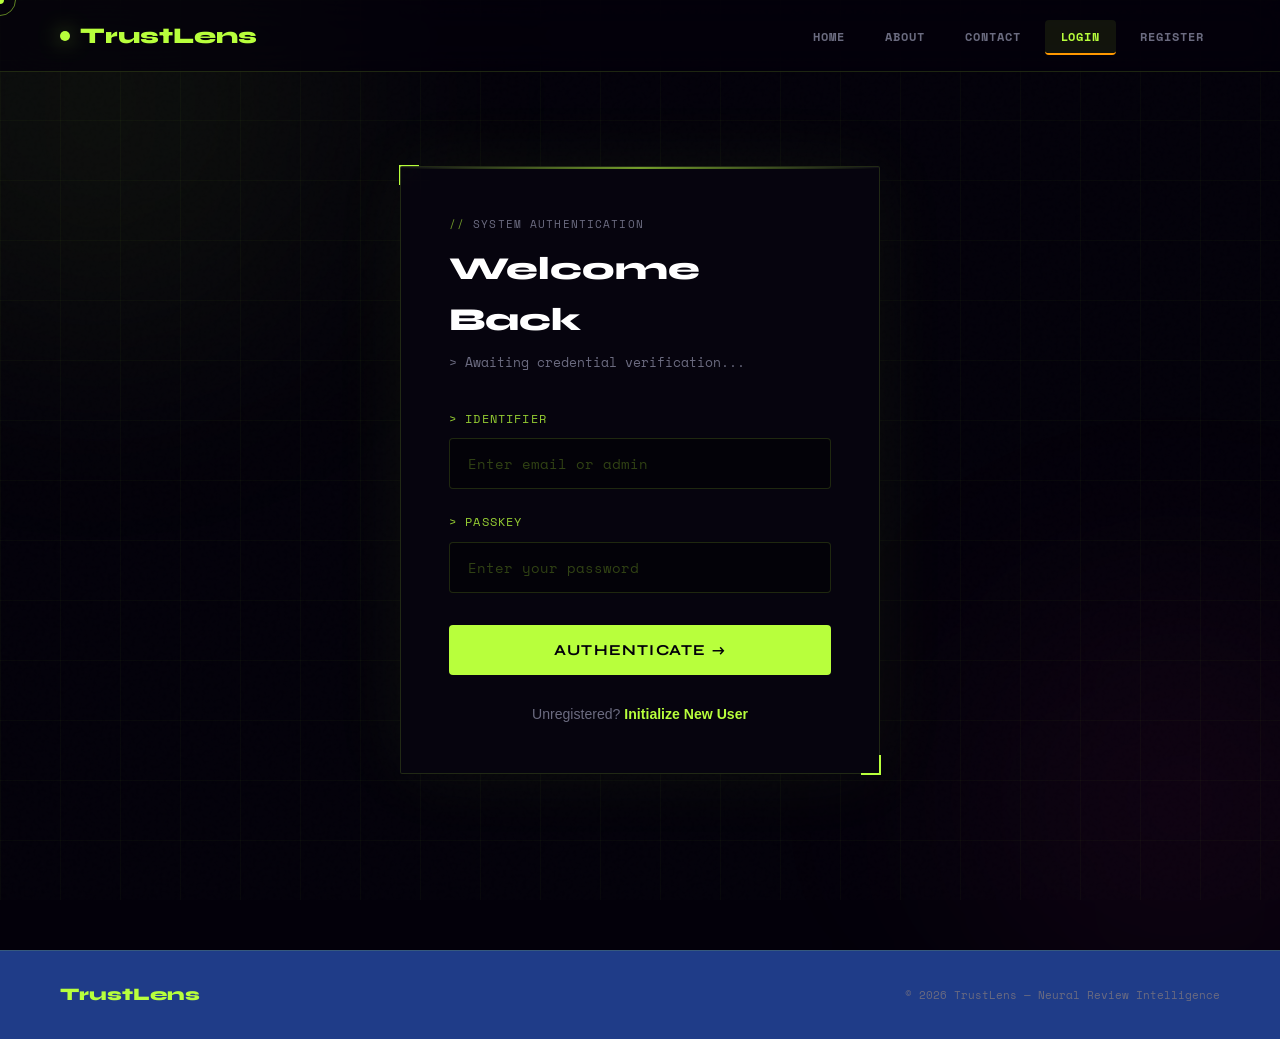
<file: frontend/analyze.html>
<!DOCTYPE html>
<html lang="en">
<head>
  <meta charset="UTF-8" />
  <meta name="viewport" content="width=device-width, initial-scale=1.0" />
  <title>Analyze — TrustLens</title>
  <link rel="stylesheet" href="css/style.css" />
  <link href="https://fonts.googleapis.com/css2?family=Space+Mono:wght@400;700&family=Syne:wght@400;600;700;800&family=DM+Sans:wght@300;400;500&display=swap" rel="stylesheet">
  <style>
    :root{--acid:#b8ff3c;--plasma:#ff3cac;--cyan:#3cffd8;--void:#03000a;--border:rgba(184,255,60,0.12);--text:#e8e8f0;--muted:#6b6b80;}
    *,*::before,*::after{margin:0;padding:0;box-sizing:border-box;}
    body{background:var(--void);color:var(--text);font-family:'DM Sans',sans-serif;min-height:100vh;overflow-x:hidden;cursor:none;}
    .cursor{position:fixed;width:8px;height:8px;background:var(--acid);border-radius:50%;pointer-events:none;z-index:9999;transition:transform 0.1s;transform:translate(-50%,-50%);}
    .cursor-ring{position:fixed;width:32px;height:32px;border:1px solid rgba(184,255,60,0.5);border-radius:50%;pointer-events:none;z-index:9998;transition:all 0.15s ease;transform:translate(-50%,-50%);}
    body::before{content:'';position:fixed;inset:0;z-index:0;pointer-events:none;background-image:url("data:image/svg+xml,%3Csvg viewBox='0 0 256 256' xmlns='http://www.w3.org/2000/svg'%3E%3Cfilter id='n'%3E%3CfeTurbulence type='fractalNoise' baseFrequency='0.9' numOctaves='4' stitchTiles='stitch'/%3E%3C/filter%3E%3Crect width='100%25' height='100%25' filter='url(%23n)' opacity='0.04'/%3E%3C/svg%3E");opacity:0.35;}
    .grid-bg{position:fixed;inset:0;z-index:0;pointer-events:none;background-image:linear-gradient(rgba(184,255,60,0.03) 1px,transparent 1px),linear-gradient(90deg,rgba(184,255,60,0.03) 1px,transparent 1px);background-size:60px 60px;}
    .orb{position:fixed;border-radius:50%;filter:blur(140px);pointer-events:none;z-index:0;animation:drift 22s ease-in-out infinite;}
    .orb-1{width:700px;height:700px;background:rgba(184,255,60,0.05);top:-250px;left:50%;transform:translateX(-50%);}
    @keyframes drift{0%,100%{transform:translateX(-50%) translateY(0);}50%{transform:translateX(-50%) translateY(30px);}}

    nav{position:fixed;top:0;left:0;right:0;z-index:100;display:flex;align-items:center;justify-content:space-between;padding:0 60px;height:72px;background:rgba(3,0,10,0.75);backdrop-filter:blur(20px);border-bottom:1px solid var(--border);}
    .nav-logo{font-family:'Syne',sans-serif;font-weight:800;font-size:1.4rem;color:var(--acid);text-decoration:none;display:flex;align-items:center;gap:10px;}
    .nav-logo::before{content:'';width:10px;height:10px;background:var(--acid);border-radius:50%;box-shadow:0 0 20px rgba(184,255,60,0.7);display:block;animation:pulse 2s infinite;}
    @keyframes pulse{0%,100%{transform:scale(1);}50%{transform:scale(1.5);opacity:0.6;}}
    .nav-links{list-style:none;display:flex;gap:8px;}
    .nav-links a{font-family:'Space Mono',monospace;font-size:0.75rem;letter-spacing:0.08em;text-transform:uppercase;color:var(--muted);text-decoration:none;padding:8px 16px;border-radius:4px;transition:all 0.2s;}
    .nav-links a:hover,.nav-links a.active{color:var(--acid);background:rgba(184,255,60,0.08);}

    .main{min-height:100vh;padding:100px 60px 60px;position:relative;z-index:1;display:flex;flex-direction:column;align-items:center;}

    .page-header{text-align:center;margin-bottom:60px;animation:reveal 0.6s ease both;}
    @keyframes reveal{from{opacity:0;transform:translateY(20px);}to{opacity:1;transform:translateY(0);}}
    .page-tag{font-family:'Space Mono',monospace;font-size:0.7rem;color:var(--muted);letter-spacing:0.15em;text-transform:uppercase;margin-bottom:14px;}
    .page-title{font-family:'Syne',sans-serif;font-weight:800;font-size:3rem;color:#fff;margin-bottom:14px;}
    .page-title span{color:var(--acid);}
    .page-sub{font-family:'DM Sans',sans-serif;font-size:1rem;color:var(--muted);max-width:480px;margin:auto;line-height:1.7;}

    /* ANALYZER CARD */
    .analyzer{width:100%;max-width:800px;background:rgba(8,5,16,0.9);border:1px solid var(--border);border-radius:4px;overflow:hidden;box-shadow:0 0 80px rgba(184,255,60,0.06);animation:reveal 0.6s 0.2s ease both;}
    .analyzer-header{display:flex;align-items:center;justify-content:space-between;padding:18px 28px;background:rgba(184,255,60,0.04);border-bottom:1px solid var(--border);}
    .ah-left{display:flex;align-items:center;gap:12px;}
    .ah-dots{display:flex;gap:6px;}
    .dot{width:10px;height:10px;border-radius:50%;}
    .d-r{background:rgba(255,95,87,0.5);} .d-y{background:rgba(254,188,46,0.5);} .d-g{background:rgba(40,200,64,0.5);}
    .ah-title{font-family:'Space Mono',monospace;font-size:0.72rem;color:var(--muted);letter-spacing:0.1em;}
    .char-count{font-family:'Space Mono',monospace;font-size:0.7rem;color:var(--muted);}

    .analyzer-body{padding:32px;}
    .input-label{font-family:'Space Mono',monospace;font-size:0.72rem;color:var(--acid);text-transform:uppercase;letter-spacing:0.1em;margin-bottom:12px;display:flex;align-items:center;gap:8px;}
    .input-label::before{content:'›';font-size:1rem;}
    textarea#reviewText{
      width:100%;min-height:200px;padding:20px;
      background:rgba(0,0,0,0.4);border:1px solid rgba(184,255,60,0.12);border-radius:4px;
      color:#c8e0e8;font-family:'Space Mono',monospace;font-size:0.88rem;line-height:1.8;
      outline:none;resize:vertical;transition:all 0.3s;
    }
    textarea#reviewText::placeholder{color:rgba(184,255,60,0.2);}
    textarea#reviewText:focus{border-color:rgba(184,255,60,0.4);box-shadow:0 0 30px rgba(184,255,60,0.08);}

    .analyzer-footer{padding:24px 32px;border-top:1px solid var(--border);display:flex;align-items:center;justify-content:space-between;background:rgba(0,0,0,0.2);}
    .af-hint{font-family:'Space Mono',monospace;font-size:0.68rem;color:var(--muted);}
    .btn-analyze{
      display:inline-flex;align-items:center;gap:12px;
      font-family:'Syne',sans-serif;font-weight:700;font-size:0.9rem;letter-spacing:0.06em;text-transform:uppercase;
      color:var(--void);background:var(--acid);padding:14px 32px;border:none;border-radius:4px;
      cursor:pointer;transition:all 0.25s;position:relative;overflow:hidden;
    }
    .btn-analyze::before{content:'';position:absolute;top:0;left:-100%;width:100%;height:100%;background:linear-gradient(90deg,transparent,rgba(255,255,255,0.3),transparent);transition:left 0.5s;}
    .btn-analyze:hover{box-shadow:0 0 30px rgba(184,255,60,0.5),0 8px 30px rgba(184,255,60,0.2);transform:translateY(-2px);}
    .btn-analyze:hover::before{left:100%;}
    .btn-icon{animation:spin-slow 8s linear infinite;}
    @keyframes spin-slow{from{transform:rotate(0deg);}to{transform:rotate(360deg);}}

    /* FEATURE HINTS */
    .hints{display:grid;grid-template-columns:repeat(3,1fr);gap:16px;max-width:800px;width:100%;margin-top:32px;animation:reveal 0.6s 0.4s ease both;}
    .hint{padding:20px 24px;background:rgba(255,255,255,0.02);border:1px solid rgba(255,255,255,0.04);border-radius:4px;text-align:center;}
    .hint-icon{font-size:1.4rem;margin-bottom:8px;display:block;}
    .hint-text{font-family:'Space Mono',monospace;font-size:0.68rem;color:var(--muted);text-transform:uppercase;letter-spacing:0.08em;}

    footer{padding:40px 60px;border-top:1px solid var(--border);position:relative;z-index:1;display:flex;align-items:center;justify-content:space-between;width:100%;}
    .footer-logo{font-family:'Syne',sans-serif;font-weight:800;font-size:1.1rem;color:var(--acid);}
    .footer-text{font-family:'Space Mono',monospace;font-size:0.7rem;color:var(--muted);}

    @media(max-width:900px){nav{padding:0 20px;}.main{padding:90px 20px 40px;}.hints{grid-template-columns:1fr;}.analyzer-footer{flex-direction:column;gap:14px;text-align:center;}.page-title{font-size:2rem;}.nav-links a{font-size:0.65rem;padding:6px 8px;}footer{flex-direction:column;gap:10px;text-align:center;padding:24px;}}
  </style>
</head>
<body onload="checkUserAccess();">
<div class="cursor" id="cursor"></div>
<div class="cursor-ring" id="cursorRing"></div>
<div class="grid-bg"></div>
<div class="orb orb-1"></div>

<header>
  <nav>
    <a href="dashboard.html" class="nav-logo">TrustLens</a>
    <ul class="nav-links">
      <li><a href="dashboard.html">Dashboard</a></li>
      <li><a href="analyze.html">Sentiment</a></li>
      <li><a href="fake-news.html">Fake News</a></li>
      <li><a href="login.html" onclick="logoutUser()">Logout</a></li>
    </ul>
  </nav>
</header>

<main class="main">
  <div class="page-header">
    <div class="page-tag">// Review Intelligence Engine</div>
    <h1 class="page-title">Analyze <span>Data Stream</span></h1>
    <p class="page-sub">Input any review or feedback text. The neural engine will decode sentiment, detect manipulation, and compute a trust score.</p>
  </div>

  <div class="analyzer">
    <div class="analyzer-header">
      <div class="ah-left">
        <div class="ah-dots"><div class="dot d-r"></div><div class="dot d-y"></div><div class="dot d-g"></div></div>
        <span class="ah-title">trustlens — analysis_engine.sh</span>
      </div>
      <span class="char-count" id="charCount">0 chars</span>
    </div>
    <div class="analyzer-body">
      <div class="input-label">Input Data for Analysis</div>
      <textarea id="reviewText" placeholder="&gt; Paste review text here to begin analysis..." rows="8"></textarea>
    </div>
    <div class="analyzer-footer">
      <span class="af-hint">// Tip: Works best with reviews 20+ words</span>
      <button class="btn-analyze" onclick="analyzeReview()">
        <span class="btn-icon">⚙</span> Run Analysis
      </button>
    </div>
  </div>

  <div class="hints">
    <div class="hint"><span class="hint-icon">💬</span><div class="hint-text">Sentiment Analysis</div></div>
    <div class="hint"><span class="hint-icon">🛡️</span><div class="hint-text">Fake Detection</div></div>
    <div class="hint"><span class="hint-icon">📊</span><div class="hint-text">Trust Scoring</div></div>
  </div>
</main>

<footer>
  <div class="footer-logo">TrustLens</div>
  <div class="footer-text">© 2026 TrustLens — Neural Review Intelligence</div>
</footer>

<script src="js/script.js"></script>
<script>
  const cursor=document.getElementById('cursor'),ring=document.getElementById('cursorRing');
  document.addEventListener('mousemove',e=>{cursor.style.left=e.clientX+'px';cursor.style.top=e.clientY+'px';ring.style.left=e.clientX+'px';ring.style.top=e.clientY+'px';});
  document.querySelectorAll('a,button,textarea').forEach(el=>{el.addEventListener('mouseenter',()=>{ring.style.transform='translate(-50%,-50%) scale(1.8)';});el.addEventListener('mouseleave',()=>{ring.style.transform='translate(-50%,-50%) scale(1)';});});
  const ta=document.getElementById('reviewText'),cc=document.getElementById('charCount');
  ta.addEventListener('input',()=>{cc.textContent=ta.value.length+' chars';});
</script>
</body>
</html>
</file>
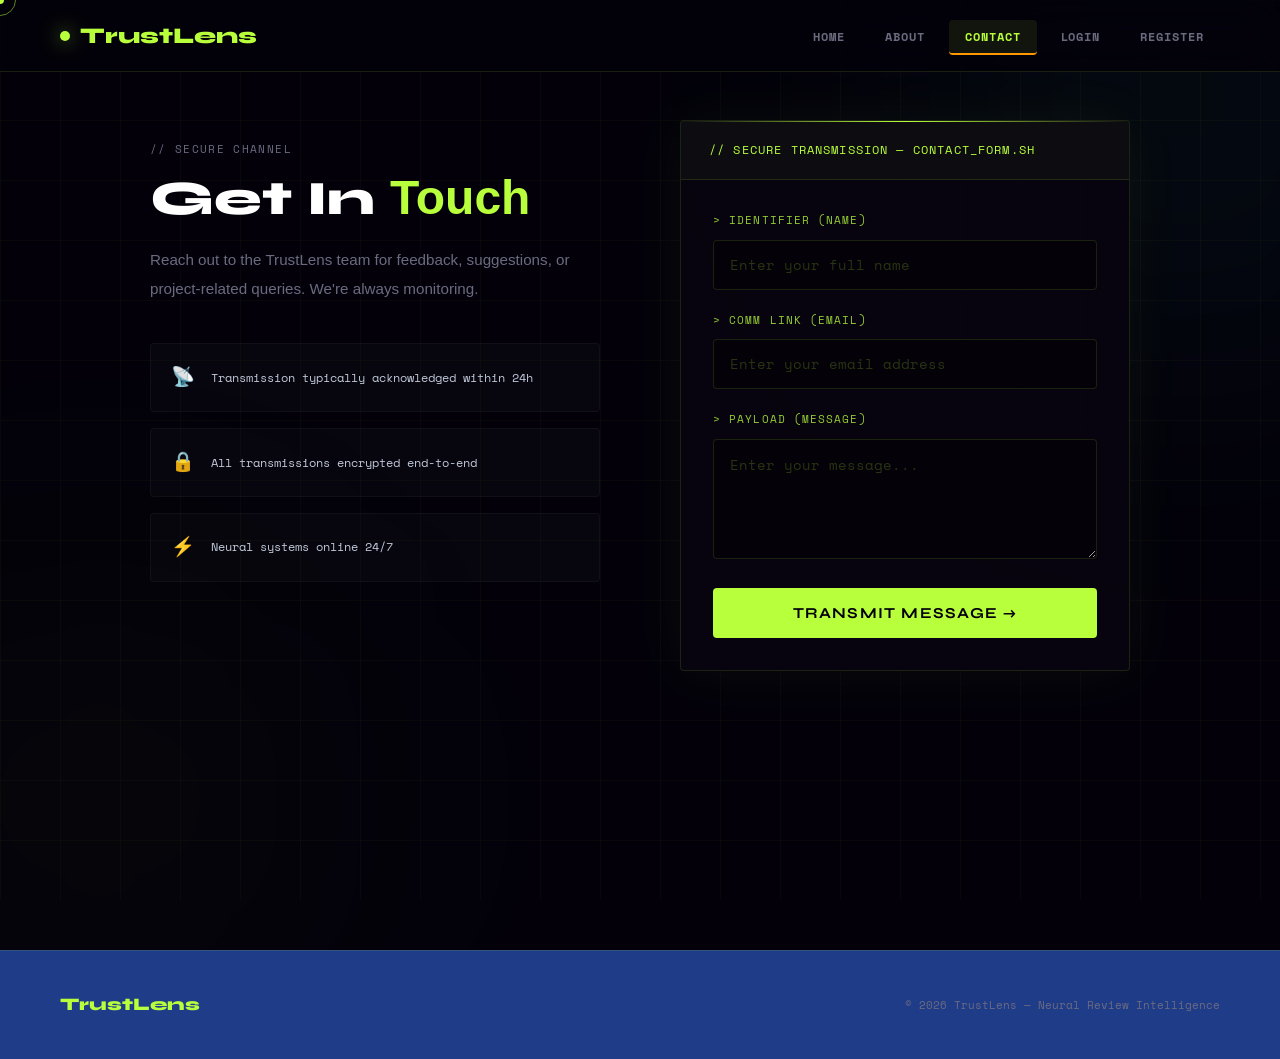
<file: frontend/contact.html>
<!DOCTYPE html>
<html lang="en">
<head>
  <meta charset="UTF-8" />
  <meta name="viewport" content="width=device-width, initial-scale=1.0" />
  <title>Contact — TrustLens</title>
  <link rel="stylesheet" href="css/style.css" />
  <link href="https://fonts.googleapis.com/css2?family=Space+Mono:wght@400;700&family=Syne:wght@400;600;700;800&family=DM+Sans:wght@300;400;500&display=swap" rel="stylesheet">
  <style>
    :root{--acid:#b8ff3c;--plasma:#ff3cac;--cyan:#3cffd8;--void:#03000a;--border:rgba(184,255,60,0.12);--text:#e8e8f0;--muted:#6b6b80;}
    *,*::before,*::after{margin:0;padding:0;box-sizing:border-box;}
    body{background:var(--void);color:var(--text);font-family:'DM Sans',sans-serif;min-height:100vh;overflow-x:hidden;cursor:none;}
    .cursor{position:fixed;width:8px;height:8px;background:var(--acid);border-radius:50%;pointer-events:none;z-index:9999;transition:transform 0.1s;transform:translate(-50%,-50%);}
    .cursor-ring{position:fixed;width:32px;height:32px;border:1px solid rgba(184,255,60,0.5);border-radius:50%;pointer-events:none;z-index:9998;transition:all 0.15s ease;transform:translate(-50%,-50%);}
    .grid-bg{position:fixed;inset:0;z-index:0;pointer-events:none;background-image:linear-gradient(rgba(184,255,60,0.03) 1px,transparent 1px),linear-gradient(90deg,rgba(184,255,60,0.03) 1px,transparent 1px);background-size:60px 60px;}
    .orb{position:fixed;border-radius:50%;filter:blur(140px);pointer-events:none;z-index:0;animation:drift 22s ease-in-out infinite;}
    .orb-1{width:500px;height:500px;background:rgba(60,255,216,0.05);top:-150px;right:-150px;}
    .orb-2{width:400px;height:400px;background:rgba(184,255,60,0.04);bottom:-100px;left:-100px;animation-delay:-11s;}
    @keyframes drift{0%,100%{transform:translate(0,0);}50%{transform:translate(20px,-15px);}}

    nav{position:fixed;top:0;left:0;right:0;z-index:100;display:flex;align-items:center;justify-content:space-between;padding:0 60px;height:72px;background:rgba(3,0,10,0.75);backdrop-filter:blur(20px);border-bottom:1px solid var(--border);}
    .nav-logo{font-family:'Syne',sans-serif;font-weight:800;font-size:1.4rem;color:var(--acid);text-decoration:none;display:flex;align-items:center;gap:10px;}
    .nav-logo::before{content:'';width:10px;height:10px;background:var(--acid);border-radius:50%;box-shadow:0 0 20px rgba(184,255,60,0.7);display:block;animation:pulse 2s infinite;}
    @keyframes pulse{0%,100%{transform:scale(1);}50%{transform:scale(1.5);opacity:0.6;}}
    .nav-links{list-style:none;display:flex;gap:8px;}
    .nav-links a{font-family:'Space Mono',monospace;font-size:0.75rem;letter-spacing:0.08em;text-transform:uppercase;color:var(--muted);text-decoration:none;padding:8px 16px;border-radius:4px;transition:all 0.2s;}
    .nav-links a:hover,.nav-links a.active{color:var(--acid);background:rgba(184,255,60,0.08);}

    .main{min-height:100vh;padding:100px 60px 80px;position:relative;z-index:1;max-width:1100px;margin:auto;display:grid;grid-template-columns:1fr 1fr;gap:80px;align-items:start;padding-top:120px;}

    /* LEFT */
    .contact-info{padding-top:20px;}
    .ci-tag{font-family:'Space Mono',monospace;font-size:0.7rem;color:var(--muted);letter-spacing:0.12em;text-transform:uppercase;margin-bottom:14px;}
    .ci-title{font-family:'Syne',sans-serif;font-weight:800;font-size:3rem;color:#fff;line-height:1.1;margin-bottom:20px;}
    .ci-title span{color:var(--acid);}
    .ci-desc{color:var(--muted);font-size:0.95rem;line-height:1.9;margin-bottom:40px;}
    .ci-items{display:flex;flex-direction:column;gap:16px;}
    .ci-item{display:flex;align-items:center;gap:16px;padding:18px 20px;background:rgba(255,255,255,0.02);border:1px solid rgba(255,255,255,0.04);border-radius:4px;transition:all 0.2s;}
    .ci-item:hover{border-color:rgba(184,255,60,0.12);background:rgba(184,255,60,0.03);}
    .ci-item-icon{font-size:1.2rem;}
    .ci-item-text{font-family:'Space Mono',monospace;font-size:0.78rem;color:#c0c8d8;}

    /* FORM */
    .contact-form{background:rgba(8,5,16,0.9);border:1px solid var(--border);border-radius:4px;overflow:hidden;box-shadow:0 0 60px rgba(184,255,60,0.05);position:relative;}
    .contact-form::before{content:'';position:absolute;top:0;left:0;right:0;height:1px;background:linear-gradient(90deg,transparent,var(--acid),transparent);}
    .form-header{padding:20px 28px;border-bottom:1px solid var(--border);background:rgba(184,255,60,0.03);}
    .fh-title{font-family:'Space Mono',monospace;font-size:0.72rem;color:var(--acid);text-transform:uppercase;letter-spacing:0.1em;}
    .form-body{padding:32px;}
    .field{margin-bottom:22px;}
    .field label{display:block;font-family:'Space Mono',monospace;font-size:0.68rem;color:var(--acid);opacity:0.8;text-transform:uppercase;letter-spacing:0.1em;margin-bottom:10px;}
    .field input,.field textarea{width:100%;padding:14px 16px;background:rgba(0,0,0,0.4);border:1px solid rgba(184,255,60,0.12);border-radius:4px;color:#e0e8ff;font-family:'Space Mono',monospace;font-size:0.85rem;outline:none;transition:all 0.25s;}
    .field textarea{resize:vertical;min-height:120px;line-height:1.7;}
    .field input::placeholder,.field textarea::placeholder{color:rgba(184,255,60,0.2);}
    .field input:focus,.field textarea:focus{border-color:rgba(184,255,60,0.4);box-shadow:0 0 20px rgba(184,255,60,0.07);}
    .btn-send{width:100%;padding:16px;font-family:'Syne',sans-serif;font-weight:700;font-size:0.95rem;letter-spacing:0.08em;text-transform:uppercase;color:var(--void);background:var(--acid);border:none;border-radius:4px;cursor:pointer;transition:all 0.25s;position:relative;overflow:hidden;}
    .btn-send::before{content:'';position:absolute;top:0;left:-100%;width:100%;height:100%;background:linear-gradient(90deg,transparent,rgba(255,255,255,0.3),transparent);transition:left 0.5s;}
    .btn-send:hover{box-shadow:0 0 30px rgba(184,255,60,0.4);transform:translateY(-1px);}
    .btn-send:hover::before{left:100%;}

    footer{padding:40px 60px;border-top:1px solid var(--border);position:relative;z-index:1;display:flex;align-items:center;justify-content:space-between;}
    .footer-logo{font-family:'Syne',sans-serif;font-weight:800;font-size:1.1rem;color:var(--acid);}
    .footer-text{font-family:'Space Mono',monospace;font-size:0.7rem;color:var(--muted);}

    @media(max-width:900px){nav{padding:0 20px;}.main{grid-template-columns:1fr;gap:48px;padding:90px 20px 40px;}.ci-title{font-size:2.2rem;}.nav-links a{font-size:0.65rem;padding:6px 8px;}footer{flex-direction:column;gap:10px;text-align:center;padding:24px;}}
  </style>
</head>
<body>
<div class="cursor" id="cursor"></div>
<div class="cursor-ring" id="cursorRing"></div>
<div class="grid-bg"></div>
<div class="orb orb-1"></div>
<div class="orb orb-2"></div>

<header>
  <nav>
    <a href="index.html" class="nav-logo">TrustLens</a>
    <ul class="nav-links">
      <li><a href="index.html">Home</a></li>
      <li><a href="about.html">About</a></li>
      <li><a href="contact.html" class="active">Contact</a></li>
      <li><a href="login.html">Login</a></li>
      <li><a href="register.html">Register</a></li>
    </ul>
  </nav>
</header>

<main class="main">
  <div class="contact-info">
    <div class="ci-tag">// Secure Channel</div>
    <h1 class="ci-title">Get In <span>Touch</span></h1>
    <p class="ci-desc">Reach out to the TrustLens team for feedback, suggestions, or project-related queries. We're always monitoring.</p>
    <div class="ci-items">
      <div class="ci-item"><span class="ci-item-icon">📡</span><span class="ci-item-text">Transmission typically acknowledged within 24h</span></div>
      <div class="ci-item"><span class="ci-item-icon">🔒</span><span class="ci-item-text">All transmissions encrypted end-to-end</span></div>
      <div class="ci-item"><span class="ci-item-icon">⚡</span><span class="ci-item-text">Neural systems online 24/7</span></div>
    </div>
  </div>

  <div class="contact-form">
    <div class="form-header">
      <div class="fh-title">// Secure Transmission — contact_form.sh</div>
    </div>
    <div class="form-body">
      <form onsubmit="event.preventDefault(); alert('Transmission sent successfully!');">
        <div class="field">
          <label>&gt; Identifier (Name)</label>
          <input type="text" placeholder="Enter your full name" required>
        </div>
        <div class="field">
          <label>&gt; Comm Link (Email)</label>
          <input type="email" placeholder="Enter your email address" required>
        </div>
        <div class="field">
          <label>&gt; Payload (Message)</label>
          <textarea placeholder="Enter your message..." required></textarea>
        </div>
        <button type="submit" class="btn-send">Transmit Message →</button>
      </form>
    </div>
  </div>
</main>

<footer>
  <div class="footer-logo">TrustLens</div>
  <div class="footer-text">© 2026 TrustLens — Neural Review Intelligence</div>
</footer>

<script src="js/script.js"></script>
<script>
  const cursor=document.getElementById('cursor'),ring=document.getElementById('cursorRing');
  document.addEventListener('mousemove',e=>{cursor.style.left=e.clientX+'px';cursor.style.top=e.clientY+'px';ring.style.left=e.clientX+'px';ring.style.top=e.clientY+'px';});
  document.querySelectorAll('a,button,input,textarea').forEach(el=>{el.addEventListener('mouseenter',()=>{ring.style.transform='translate(-50%,-50%) scale(1.8)';});el.addEventListener('mouseleave',()=>{ring.style.transform='translate(-50%,-50%) scale(1)';});});
</script>
</body>
</html>
</file>
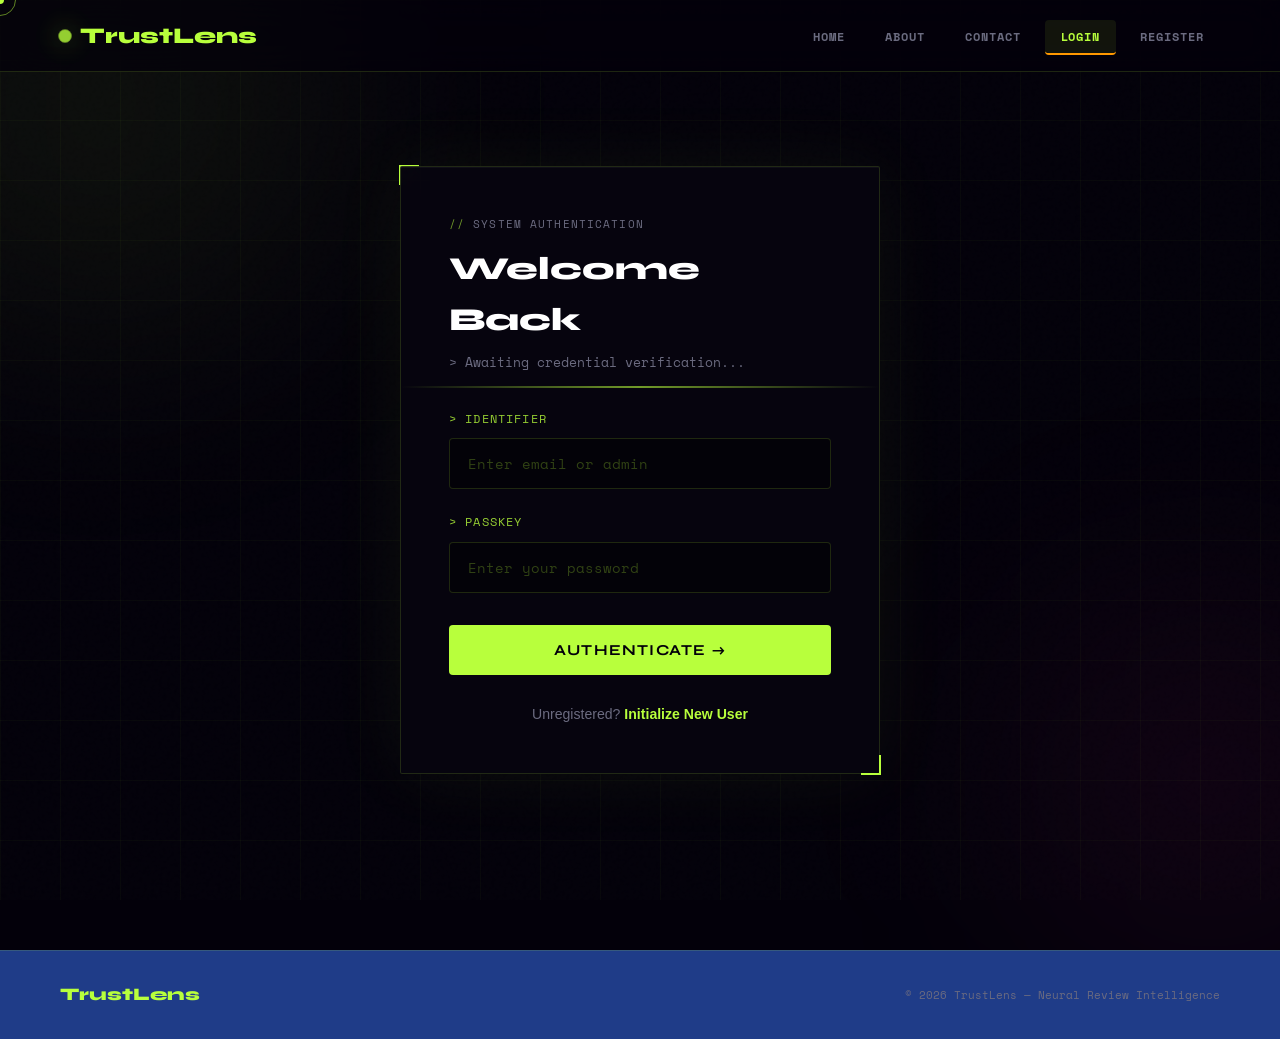
<file: frontend/dashboard.html>
<!DOCTYPE html>
<html lang="en">
<head>
  <meta charset="UTF-8" />
  <meta name="viewport" content="width=device-width, initial-scale=1.0" />
  <title>Dashboard — TrustLens</title>
  <link rel="stylesheet" href="css/style.css" />
  <link href="https://fonts.googleapis.com/css2?family=Space+Mono:wght@400;700&family=Syne:wght@400;600;700;800&family=DM+Sans:wght@300;400;500&display=swap" rel="stylesheet">
  <style>
    :root{--acid:#b8ff3c;--plasma:#ff3cac;--cyan:#3cffd8;--orange:#ff9f3c;--void:#03000a;--surface:rgba(255,255,255,0.03);--border:rgba(184,255,60,0.1);--text:#e8e8f0;--muted:#6b6b80;}
    *,*::before,*::after{margin:0;padding:0;box-sizing:border-box;}
    body{background:var(--void);color:var(--text);font-family:'DM Sans',sans-serif;min-height:100vh;overflow-x:hidden;cursor:none;}
    .cursor{position:fixed;width:8px;height:8px;background:var(--acid);border-radius:50%;pointer-events:none;z-index:9999;transition:transform 0.1s;transform:translate(-50%,-50%);}
    .cursor-ring{position:fixed;width:32px;height:32px;border:1px solid rgba(184,255,60,0.5);border-radius:50%;pointer-events:none;z-index:9998;transition:all 0.15s ease;transform:translate(-50%,-50%);}
    body::before{content:'';position:fixed;inset:0;z-index:0;pointer-events:none;opacity:0.3;background:repeating-linear-gradient(0deg,transparent,transparent 2px,rgba(184,255,60,0.01) 2px,rgba(184,255,60,0.01) 4px);}
    .grid-bg{position:fixed;inset:0;z-index:0;pointer-events:none;background-image:linear-gradient(rgba(184,255,60,0.03) 1px,transparent 1px),linear-gradient(90deg,rgba(184,255,60,0.03) 1px,transparent 1px);background-size:60px 60px;}
    .orb{position:fixed;border-radius:50%;filter:blur(140px);pointer-events:none;z-index:0;animation:drift 25s ease-in-out infinite;}
    .orb-1{width:600px;height:600px;background:rgba(184,255,60,0.05);top:-200px;left:-100px;}
    .orb-2{width:500px;height:500px;background:rgba(60,255,216,0.04);bottom:-200px;right:-100px;animation-delay:-12s;}
    @keyframes drift{0%,100%{transform:translate(0,0);}50%{transform:translate(20px,-15px);}}

    nav{position:fixed;top:0;left:0;right:0;z-index:100;display:flex;align-items:center;justify-content:space-between;padding:0 60px;height:72px;background:rgba(3,0,10,0.75);backdrop-filter:blur(20px);border-bottom:1px solid var(--border);}
    .nav-logo{font-family:'Syne',sans-serif;font-weight:800;font-size:1.4rem;color:var(--acid);text-decoration:none;display:flex;align-items:center;gap:10px;}
    .nav-logo::before{content:'';width:10px;height:10px;background:var(--acid);border-radius:50%;box-shadow:0 0 20px rgba(184,255,60,0.7);display:block;animation:pulse 2s infinite;}
    @keyframes pulse{0%,100%{transform:scale(1);}50%{transform:scale(1.5);opacity:0.6;}}
    .nav-links{list-style:none;display:flex;gap:8px;}
    .nav-links a{font-family:'Space Mono',monospace;font-size:0.75rem;letter-spacing:0.08em;text-transform:uppercase;color:var(--muted);text-decoration:none;padding:8px 16px;border-radius:4px;transition:all 0.2s;}
    .nav-links a:hover,.nav-links a.active{color:var(--acid);background:rgba(184,255,60,0.08);}

    .main{padding:100px 60px 60px;position:relative;z-index:1;max-width:1400px;margin:auto;}

    .welcome-strip{display:flex;align-items:center;justify-content:space-between;padding:32px 40px;background:rgba(184,255,60,0.04);border:1px solid rgba(184,255,60,0.12);border-radius:4px;margin-bottom:48px;position:relative;overflow:hidden;}
    .welcome-strip::before{content:'';position:absolute;top:0;left:0;right:0;height:1px;background:linear-gradient(90deg,transparent,var(--acid),transparent);}
    .welcome-id{font-family:'Space Mono',monospace;font-size:0.72rem;color:var(--muted);text-transform:uppercase;letter-spacing:0.1em;margin-bottom:8px;}
    .welcome-name{font-family:'Syne',sans-serif;font-weight:800;font-size:1.8rem;color:#fff;}
    .welcome-name span{color:var(--acid);}
    .welcome-status{display:flex;align-items:center;gap:10px;font-family:'Space Mono',monospace;font-size:0.78rem;color:var(--muted);}
    .status-dot{width:8px;height:8px;background:#28c840;border-radius:50%;box-shadow:0 0 10px #28c840;animation:pulse 2s infinite;}

    .section-label{font-family:'Space Mono',monospace;font-size:0.7rem;color:var(--muted);text-transform:uppercase;letter-spacing:0.12em;margin-bottom:20px;display:flex;align-items:center;gap:10px;}
    .section-label::before{content:'';height:1px;width:30px;background:var(--acid);opacity:0.5;}

    .metrics-row{display:grid;grid-template-columns:repeat(3,1fr);gap:2px;margin-bottom:48px;}
    .metric{padding:36px 32px;background:var(--surface);border:1px solid rgba(255,255,255,0.04);position:relative;overflow:hidden;transition:all 0.3s;}
    .metric:hover{background:rgba(184,255,60,0.04);border-color:rgba(184,255,60,0.12);}
    .metric::after{content:'';position:absolute;bottom:0;left:0;right:0;height:2px;background:var(--acid);transform:scaleX(0);transform-origin:left;transition:transform 0.4s;}
    .metric:hover::after{transform:scaleX(1);}
    .metric-label{font-family:'Space Mono',monospace;font-size:0.68rem;color:var(--muted);text-transform:uppercase;letter-spacing:0.12em;margin-bottom:16px;}
    .metric-val{font-family:'Syne',sans-serif;font-weight:800;font-size:3rem;color:var(--acid);text-shadow:0 0 20px rgba(184,255,60,0.3);}
    .metric:nth-child(2) .metric-val{color:var(--cyan);text-shadow:0 0 20px rgba(60,255,216,0.3);}
    .metric:nth-child(3) .metric-val{color:var(--plasma);text-shadow:0 0 20px rgba(255,60,172,0.3);}

    /* TWO BIG MODULES */
    .modules-grid{display:grid;grid-template-columns:1fr 1fr;gap:24px;margin-bottom:48px;}
    .module-card{padding:40px;background:rgba(8,5,16,0.85);border:1px solid rgba(255,255,255,0.05);border-radius:4px;transition:all 0.35s;position:relative;overflow:hidden;display:flex;flex-direction:column;}
    .module-card::before{content:'';position:absolute;top:0;left:0;right:0;height:2px;transform:scaleX(0);transform-origin:left;transition:transform 0.4s;}
    .module-card.mod-sentiment::before{background:var(--acid);}
    .module-card.mod-fakenews::before{background:var(--orange);}
    .module-card:hover::before{transform:scaleX(1);}
    .module-card.mod-sentiment:hover{border-color:rgba(184,255,60,0.15);transform:translateY(-4px);box-shadow:0 24px 60px rgba(0,0,0,0.5);}
    .module-card.mod-fakenews:hover{border-color:rgba(255,159,60,0.15);transform:translateY(-4px);box-shadow:0 24px 60px rgba(0,0,0,0.5);}
    .mc-tag{font-family:'Space Mono',monospace;font-size:0.65rem;color:var(--muted);margin-bottom:20px;}
    .mc-icon{font-size:3rem;margin-bottom:18px;display:block;}
    .mc-title{font-family:'Syne',sans-serif;font-weight:800;font-size:1.5rem;color:#fff;margin-bottom:12px;}
    .mc-desc{font-size:0.9rem;color:var(--muted);line-height:1.8;margin-bottom:36px;flex:1;}
    .mc-link{display:inline-flex;align-items:center;gap:10px;font-family:'Syne',sans-serif;font-weight:700;font-size:0.85rem;letter-spacing:0.06em;text-transform:uppercase;padding:14px 26px;border-radius:4px;text-decoration:none;border:none;cursor:pointer;transition:all 0.25s;align-self:flex-start;position:relative;overflow:hidden;}
    .mc-link::before{content:'';position:absolute;top:0;left:-100%;width:100%;height:100%;background:linear-gradient(90deg,transparent,rgba(255,255,255,0.2),transparent);transition:left 0.5s;}
    .mc-link:hover::before{left:100%;}
    .mod-sentiment .mc-link{color:var(--void);background:var(--acid);}
    .mod-sentiment .mc-link:hover{box-shadow:0 0 28px rgba(184,255,60,0.5);}
    .mod-fakenews .mc-link{color:var(--void);background:var(--orange);}
    .mod-fakenews .mc-link:hover{box-shadow:0 0 28px rgba(255,159,60,0.5);}

    /* QUICK ACTIONS */
    .actions-grid{display:grid;grid-template-columns:repeat(3,1fr);gap:24px;}
    .action-card{padding:32px;background:rgba(8,5,16,0.7);border:1px solid rgba(255,255,255,0.04);border-radius:4px;transition:all 0.3s;position:relative;overflow:hidden;}
    .action-card::before{content:'';position:absolute;top:0;left:0;width:2px;height:100%;transform:scaleY(0);transform-origin:top;transition:transform 0.3s;}
    .action-card:nth-child(1)::before{background:var(--acid);}
    .action-card:nth-child(2)::before{background:var(--orange);}
    .action-card:nth-child(3)::before{background:var(--plasma);}
    .action-card:hover::before{transform:scaleY(1);}
    .action-card:hover{transform:translateY(-3px);box-shadow:0 16px 40px rgba(0,0,0,0.4);}
    .ac-num{font-family:'Space Mono',monospace;font-size:0.65rem;color:var(--muted);margin-bottom:16px;}
    .ac-icon{font-size:1.8rem;margin-bottom:14px;display:block;}
    .ac-title{font-family:'Syne',sans-serif;font-weight:700;font-size:1rem;color:#fff;margin-bottom:8px;}
    .ac-desc{font-size:0.85rem;color:var(--muted);line-height:1.7;margin-bottom:20px;}
    .ac-link{font-family:'Space Mono',monospace;font-size:0.72rem;text-decoration:none;text-transform:uppercase;letter-spacing:0.08em;display:inline-flex;align-items:center;gap:6px;transition:gap 0.2s;}
    .ac-link:hover{gap:12px;}
    .action-card:nth-child(1) .ac-link{color:var(--acid);}
    .action-card:nth-child(2) .ac-link{color:var(--orange);}
    .action-card:nth-child(3) .ac-link{color:var(--plasma);}

    footer{padding:40px 60px;border-top:1px solid var(--border);position:relative;z-index:1;display:flex;align-items:center;justify-content:space-between;}
    .footer-logo{font-family:'Syne',sans-serif;font-weight:800;font-size:1.1rem;color:var(--acid);}
    .footer-text{font-family:'Space Mono',monospace;font-size:0.7rem;color:var(--muted);}

    @media(max-width:1100px){.modules-grid{grid-template-columns:1fr;}}
    @media(max-width:900px){nav{padding:0 20px;}.main{padding:90px 20px 40px;}.metrics-row,.actions-grid{grid-template-columns:1fr;}.welcome-strip{flex-direction:column;gap:20px;text-align:center;}.nav-links a{font-size:0.65rem;padding:6px 8px;}footer{flex-direction:column;gap:10px;text-align:center;padding:24px;}}
  </style>
</head>
<body onload="checkUserAccess(); loadDashboard();">
<div class="cursor" id="cursor"></div>
<div class="cursor-ring" id="cursorRing"></div>
<div class="grid-bg"></div>
<div class="orb orb-1"></div>
<div class="orb orb-2"></div>

<header>
  <nav>
    <a href="dashboard.html" class="nav-logo">TrustLens</a>
    <ul class="nav-links">
      <li><a href="dashboard.html">Dashboard</a></li>
      <li><a href="analyze.html">Sentiment</a></li>
      <li><a href="fake-news.html">Fake News</a></li>
      <li><a href="login.html" onclick="logoutUser()">Logout</a></li>
    </ul>
  </nav>
</header>

<main class="main">
  <div class="welcome-strip">
    <div>
      <div class="welcome-id">// User Session Active</div>
      <div class="welcome-name"><span id="welcomeUser">Welcome Back</span></div>
    </div>
    <div class="welcome-status"><div class="status-dot"></div>Neural Engine Online</div>
  </div>

  <div class="section-label">System Metrics</div>
  <div class="metrics-row">
    <div class="metric"><div class="metric-label">Total Reviews</div><div class="metric-val" id="reviewCount">0</div></div>
    <div class="metric"><div class="metric-label">Positive Sentiments</div><div class="metric-val" id="positiveCount">0</div></div>
    <div class="metric"><div class="metric-label">Suspicious Alerts</div><div class="metric-val" id="suspiciousCount">0</div></div>
  </div>

  <div class="section-label">Analysis Modules</div>
  <div class="modules-grid">
    <div class="module-card mod-sentiment">
      <div class="mc-tag">01 // Sentiment Intelligence</div>
      <span class="mc-icon">🧠</span>
      <div class="mc-title">Sentiment Analysis</div>
      <p class="mc-desc">Analyze reviews, comments, and feedback to detect whether the text is Positive, Negative, or Neutral using AI-powered sentiment intelligence. Computes trust scores and misleading indicators.</p>
      <a href="analyze.html" class="mc-link">Open Module →</a>
    </div>
    <div class="module-card mod-fakenews">
      <div class="mc-tag">02 // Misinformation Detection</div>
      <span class="mc-icon">📰</span>
      <div class="mc-title">Fake News Detection</div>
      <p class="mc-desc">Detect whether a news headline or article is Real or Fabricated using a trained model built on verified misinformation datasets. Generates a full credibility report with trust scoring.</p>
      <a href="fake-news.html" class="mc-link">Open Module →</a>
    </div>
  </div>

  <div class="section-label">Quick Actions</div>
  <div class="actions-grid">
    <div class="action-card">
      <div class="ac-num">// Sentiment Results</div>
      <span class="ac-icon">📋</span>
      <div class="ac-title">Last Sentiment Report</div>
      <p class="ac-desc">Access your most recent review sentiment analysis and computed metrics.</p>
      <a href="result.html" class="ac-link">View Report →</a>
    </div>
    <div class="action-card">
      <div class="ac-num">// Fake News Results</div>
      <span class="ac-icon">🔎</span>
      <div class="ac-title">Last News Verdict</div>
      <p class="ac-desc">See results from your most recent fake news detection analysis run.</p>
      <a href="fake-news-result.html" class="ac-link">View Report →</a>
    </div>
    <div class="action-card">
      <div class="ac-num">// System Info</div>
      <span class="ac-icon">🛡️</span>
      <div class="ac-title">System Intel</div>
      <p class="ac-desc">Explore TrustLens capabilities, methodology and neural engine systems.</p>
      <a href="about.html" class="ac-link">Explore →</a>
    </div>
  </div>
</main>

<footer>
  <div class="footer-logo">TrustLens</div>
  <div class="footer-text">© 2026 TrustLens — Neural Review Intelligence</div>
</footer>

<script src="js/script.js"></script>
<script>
  const cursor=document.getElementById('cursor'),ring=document.getElementById('cursorRing');
  document.addEventListener('mousemove',e=>{cursor.style.left=e.clientX+'px';cursor.style.top=e.clientY+'px';ring.style.left=e.clientX+'px';ring.style.top=e.clientY+'px';});
  document.querySelectorAll('a,button').forEach(el=>{el.addEventListener('mouseenter',()=>{ring.style.transform='translate(-50%,-50%) scale(1.8)';});el.addEventListener('mouseleave',()=>{ring.style.transform='translate(-50%,-50%) scale(1)';});});
</script>
</body>
</html>
</file>
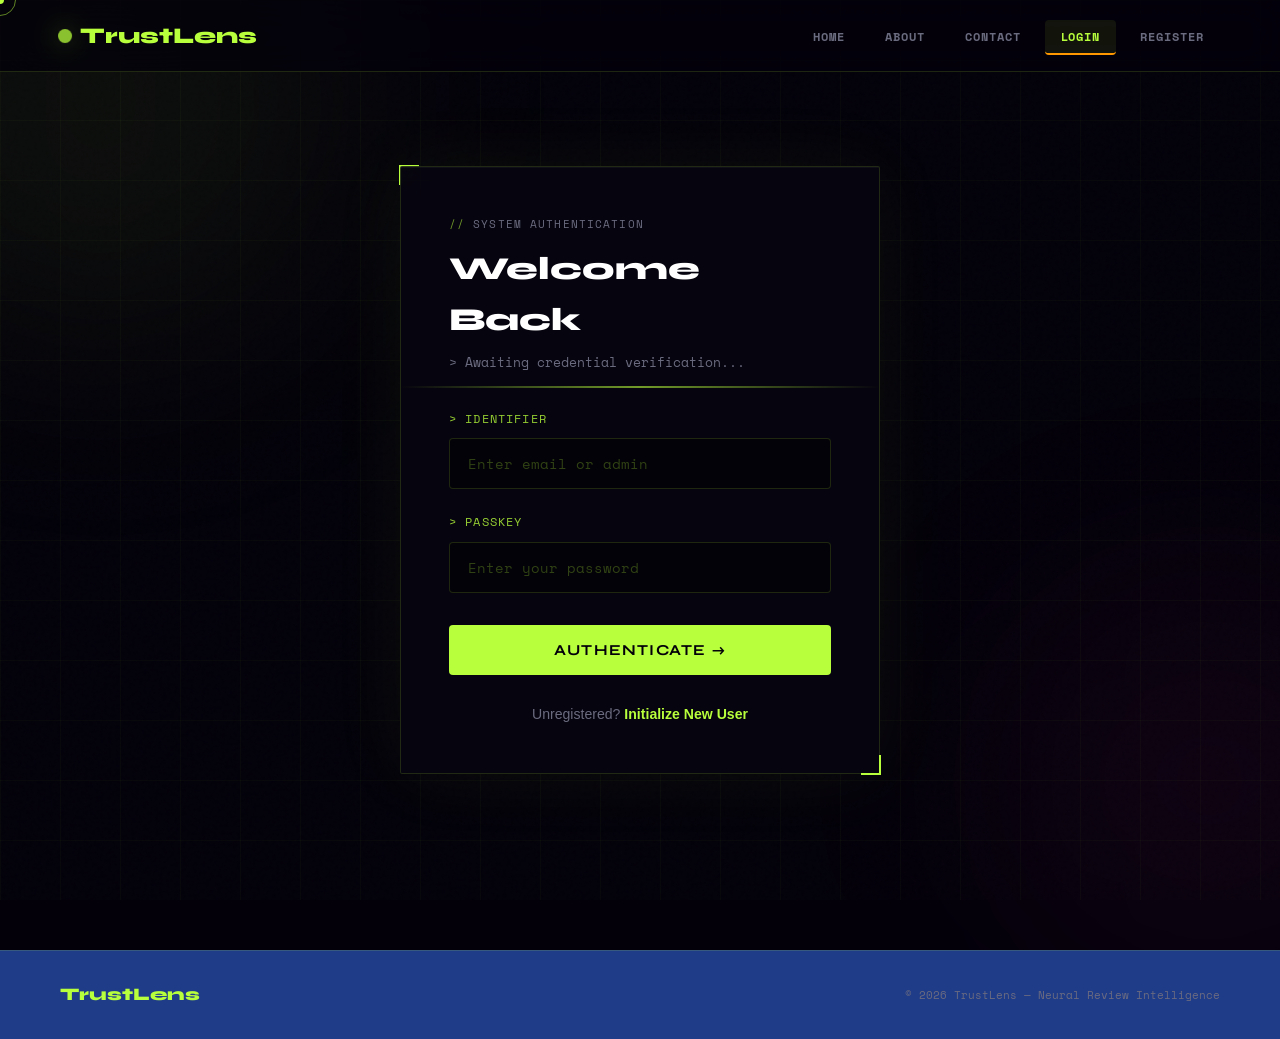
<file: frontend/fake-news-result.html>
<!DOCTYPE html>
<html lang="en">
<head>
  <meta charset="UTF-8" />
  <meta name="viewport" content="width=device-width, initial-scale=1.0" />
  <title>Fake News Result — TrustLens</title>
  <link rel="stylesheet" href="css/style.css" />
  <link href="https://fonts.googleapis.com/css2?family=Space+Mono:wght@400;700&family=Syne:wght@400;600;700;800&family=DM+Sans:wght@300;400;500&display=swap" rel="stylesheet">
  <style>
    :root{--acid:#b8ff3c;--plasma:#ff3cac;--cyan:#3cffd8;--orange:#ff9f3c;--void:#03000a;--border:rgba(255,159,60,0.12);--text:#e8e8f0;--muted:#6b6b80;}
    *,*::before,*::after{margin:0;padding:0;box-sizing:border-box;}
    body{background:var(--void);color:var(--text);font-family:'DM Sans',sans-serif;min-height:100vh;overflow-x:hidden;cursor:none;}
    .cursor{position:fixed;width:8px;height:8px;background:var(--orange);border-radius:50%;pointer-events:none;z-index:9999;transition:transform 0.1s;transform:translate(-50%,-50%);}
    .cursor-ring{position:fixed;width:32px;height:32px;border:1px solid rgba(255,159,60,0.5);border-radius:50%;pointer-events:none;z-index:9998;transition:all 0.15s ease;transform:translate(-50%,-50%);}
    body::before{content:'';position:fixed;inset:0;z-index:0;pointer-events:none;background-image:url("data:image/svg+xml,%3Csvg viewBox='0 0 256 256' xmlns='http://www.w3.org/2000/svg'%3E%3Cfilter id='n'%3E%3CfeTurbulence type='fractalNoise' baseFrequency='0.9' numOctaves='4' stitchTiles='stitch'/%3E%3C/filter%3E%3Crect width='100%25' height='100%25' filter='url(%23n)' opacity='0.04'/%3E%3C/svg%3E");opacity:0.35;}
    .grid-bg{position:fixed;inset:0;z-index:0;pointer-events:none;background-image:linear-gradient(rgba(255,159,60,0.03) 1px,transparent 1px),linear-gradient(90deg,rgba(255,159,60,0.03) 1px,transparent 1px);background-size:60px 60px;}
    .orb{position:fixed;border-radius:50%;filter:blur(140px);pointer-events:none;z-index:0;animation:drift 22s ease-in-out infinite;}
    .orb-1{width:600px;height:600px;background:rgba(255,159,60,0.05);top:-200px;right:-100px;}
    .orb-2{width:500px;height:500px;background:rgba(255,60,172,0.04);bottom:-200px;left:-100px;animation-delay:-11s;}
    @keyframes drift{0%,100%{transform:translate(0,0);}50%{transform:translate(20px,-15px);}}

    nav{position:fixed;top:0;left:0;right:0;z-index:100;display:flex;align-items:center;justify-content:space-between;padding:0 60px;height:72px;background:rgba(3,0,10,0.75);backdrop-filter:blur(20px);border-bottom:1px solid rgba(184,255,60,0.1);}
    .nav-logo{font-family:'Syne',sans-serif;font-weight:800;font-size:1.4rem;color:var(--acid);text-decoration:none;display:flex;align-items:center;gap:10px;}
    .nav-logo::before{content:'';width:10px;height:10px;background:var(--acid);border-radius:50%;box-shadow:0 0 20px rgba(184,255,60,0.7);display:block;animation:pulse 2s infinite;}
    @keyframes pulse{0%,100%{transform:scale(1);}50%{transform:scale(1.5);opacity:0.6;}}
    .nav-links{list-style:none;display:flex;gap:8px;}
    .nav-links a{font-family:'Space Mono',monospace;font-size:0.75rem;letter-spacing:0.08em;text-transform:uppercase;color:var(--muted);text-decoration:none;padding:8px 16px;border-radius:4px;transition:all 0.2s;}
    .nav-links a:hover,.nav-links a.active{color:var(--acid);background:rgba(184,255,60,0.08);}

    .main{padding:100px 60px 60px;position:relative;z-index:1;max-width:1100px;margin:auto;}

    .report-header{margin-bottom:40px;animation:reveal 0.5s ease both;}
    @keyframes reveal{from{opacity:0;transform:translateY(16px);}to{opacity:1;transform:translateY(0);}}
    .rh-tag{font-family:'Space Mono',monospace;font-size:0.7rem;color:var(--muted);letter-spacing:0.12em;text-transform:uppercase;margin-bottom:12px;}
    .rh-title{font-family:'Syne',sans-serif;font-weight:800;font-size:2.4rem;color:#fff;}
    .rh-title span{color:var(--orange);}

    /* INPUT DISPLAY */
    .input-display{padding:24px 28px;background:rgba(255,255,255,0.02);border:1px solid rgba(255,255,255,0.05);border-radius:4px;margin-bottom:32px;position:relative;overflow:hidden;animation:reveal 0.5s 0.1s ease both;}
    .input-display::before{content:'';position:absolute;top:0;left:0;right:0;height:1px;background:linear-gradient(90deg,transparent,var(--orange),transparent);}
    .id-label{font-family:'Space Mono',monospace;font-size:0.68rem;color:var(--orange);text-transform:uppercase;letter-spacing:0.1em;margin-bottom:10px;opacity:0.8;}
    .id-text{font-family:'Space Mono',monospace;font-size:0.88rem;color:#c0c8d8;line-height:1.8;}

    /* METRICS GRID — 4 cols for fake news */
    .metrics-grid{display:grid;grid-template-columns:repeat(4,1fr);gap:2px;margin-bottom:32px;animation:reveal 0.5s 0.2s ease both;}
    .metric-block{padding:32px 20px;background:rgba(255,255,255,0.02);border:1px solid rgba(255,255,255,0.04);text-align:center;position:relative;overflow:hidden;transition:all 0.3s;}
    .metric-block:hover{background:rgba(255,159,60,0.04);border-color:rgba(255,159,60,0.15);}
    .metric-block::after{content:'';position:absolute;bottom:0;left:50%;transform:translateX(-50%) scaleX(0);width:60%;height:2px;background:var(--orange);transition:transform 0.3s;}
    .metric-block:hover::after{transform:translateX(-50%) scaleX(1);}
    .mb-label{font-family:'Space Mono',monospace;font-size:0.62rem;color:var(--muted);text-transform:uppercase;letter-spacing:0.08em;margin-bottom:16px;}
    .mb-val{font-family:'Syne',sans-serif;font-weight:800;font-size:1.6rem;color:var(--orange);word-break:break-word;}
    .metric-block:nth-child(2) .mb-val{color:var(--acid);}
    .metric-block:nth-child(3) .mb-val{color:var(--plasma);}
    .metric-block:nth-child(4) .mb-val{color:var(--cyan);}

    /* EXPLANATION */
    .explanation{padding:32px;background:rgba(8,5,16,0.8);border:1px solid var(--border);border-radius:4px;position:relative;overflow:hidden;animation:reveal 0.5s 0.3s ease both;}
    .explanation::before{content:'';position:absolute;top:0;left:0;right:0;height:1px;background:linear-gradient(90deg,transparent,var(--orange),transparent);}
    .exp-label{font-family:'Space Mono',monospace;font-size:0.7rem;color:var(--orange);text-transform:uppercase;letter-spacing:0.1em;margin-bottom:16px;display:flex;align-items:center;gap:8px;}
    .exp-label::before{content:'›';}
    #fakeExplanation{font-family:'Space Mono',monospace;font-size:0.85rem;color:#c0c8d8;line-height:1.9;}

    /* BACK LINK */
    .back-link{display:inline-flex;align-items:center;gap:8px;font-family:'Space Mono',monospace;font-size:0.72rem;color:var(--muted);text-decoration:none;text-transform:uppercase;letter-spacing:0.08em;margin-bottom:32px;transition:color 0.2s;}
    .back-link:hover{color:var(--orange);}

    footer{padding:40px 60px;border-top:1px solid rgba(184,255,60,0.1);position:relative;z-index:1;display:flex;align-items:center;justify-content:space-between;}
    .footer-logo{font-family:'Syne',sans-serif;font-weight:800;font-size:1.1rem;color:var(--acid);}
    .footer-text{font-family:'Space Mono',monospace;font-size:0.7rem;color:var(--muted);}

    @media(max-width:900px){nav{padding:0 20px;}.main{padding:90px 20px 40px;}.metrics-grid{grid-template-columns:repeat(2,1fr);}.nav-links a{font-size:0.65rem;padding:6px 8px;}footer{flex-direction:column;gap:10px;text-align:center;padding:24px;}}
  </style>
</head>
<body onload="checkUserAccess(); loadFakeNewsResultPage();">
<div class="cursor" id="cursor"></div>
<div class="cursor-ring" id="cursorRing"></div>
<div class="grid-bg"></div>
<div class="orb orb-1"></div>
<div class="orb orb-2"></div>

<header>
  <nav>
    <a href="dashboard.html" class="nav-logo">TrustLens</a>
    <ul class="nav-links">
      <li><a href="dashboard.html">Dashboard</a></li>
      <li><a href="analyze.html">Sentiment</a></li>
      <li><a href="fake-news.html">Fake News</a></li>
      <li><a href="login.html" onclick="logoutUser()">Logout</a></li>
    </ul>
  </nav>
</header>

<main class="main">
  <a href="fake-news.html" class="back-link">← Back to Detection</a>

  <div class="report-header">
    <div class="rh-tag">// Fake News Analysis Report</div>
    <h1 class="rh-title"><span>Credibility</span> Verdict</h1>
  </div>

  <div class="input-display">
    <div class="id-label">&gt; News Input Stream</div>
    <div class="id-text" id="fakeNewsDisplay">No news entered.</div>
  </div>

  <div class="metrics-grid">
    <div class="metric-block">
      <div class="mb-label">Prediction</div>
      <div class="mb-val" id="fakePredictionResult">N/A</div>
    </div>
    <div class="metric-block">
      <div class="mb-label">Confidence</div>
      <div class="mb-val" id="fakeConfidence">0%</div>
    </div>
    <div class="metric-block">
      <div class="mb-label">Misleading Score</div>
      <div class="mb-val" id="fakeMisleading">0%</div>
    </div>
    <div class="metric-block">
      <div class="mb-label">Trust Score</div>
      <div class="mb-val" id="fakeTrust">0%</div>
    </div>
  </div>

  <div class="explanation">
    <div class="exp-label">System Explanation</div>
    <p id="fakeExplanation">No explanation available.</p>
  </div>
</main>

<footer>
  <div class="footer-logo">TrustLens</div>
  <div class="footer-text">© 2026 TrustLens — Neural Review Intelligence</div>
</footer>

<script src="js/script.js"></script>
<script>
  const cursor=document.getElementById('cursor'),ring=document.getElementById('cursorRing');
  document.addEventListener('mousemove',e=>{cursor.style.left=e.clientX+'px';cursor.style.top=e.clientY+'px';ring.style.left=e.clientX+'px';ring.style.top=e.clientY+'px';});
  document.querySelectorAll('a,button').forEach(el=>{
    el.addEventListener('mouseenter',()=>{ring.style.transform='translate(-50%,-50%) scale(1.8)';ring.style.borderColor='rgba(255,159,60,0.8)';});
    el.addEventListener('mouseleave',()=>{ring.style.transform='translate(-50%,-50%) scale(1)';ring.style.borderColor='rgba(255,159,60,0.5)';});
  });
</script>
</body>
</html>
</file>
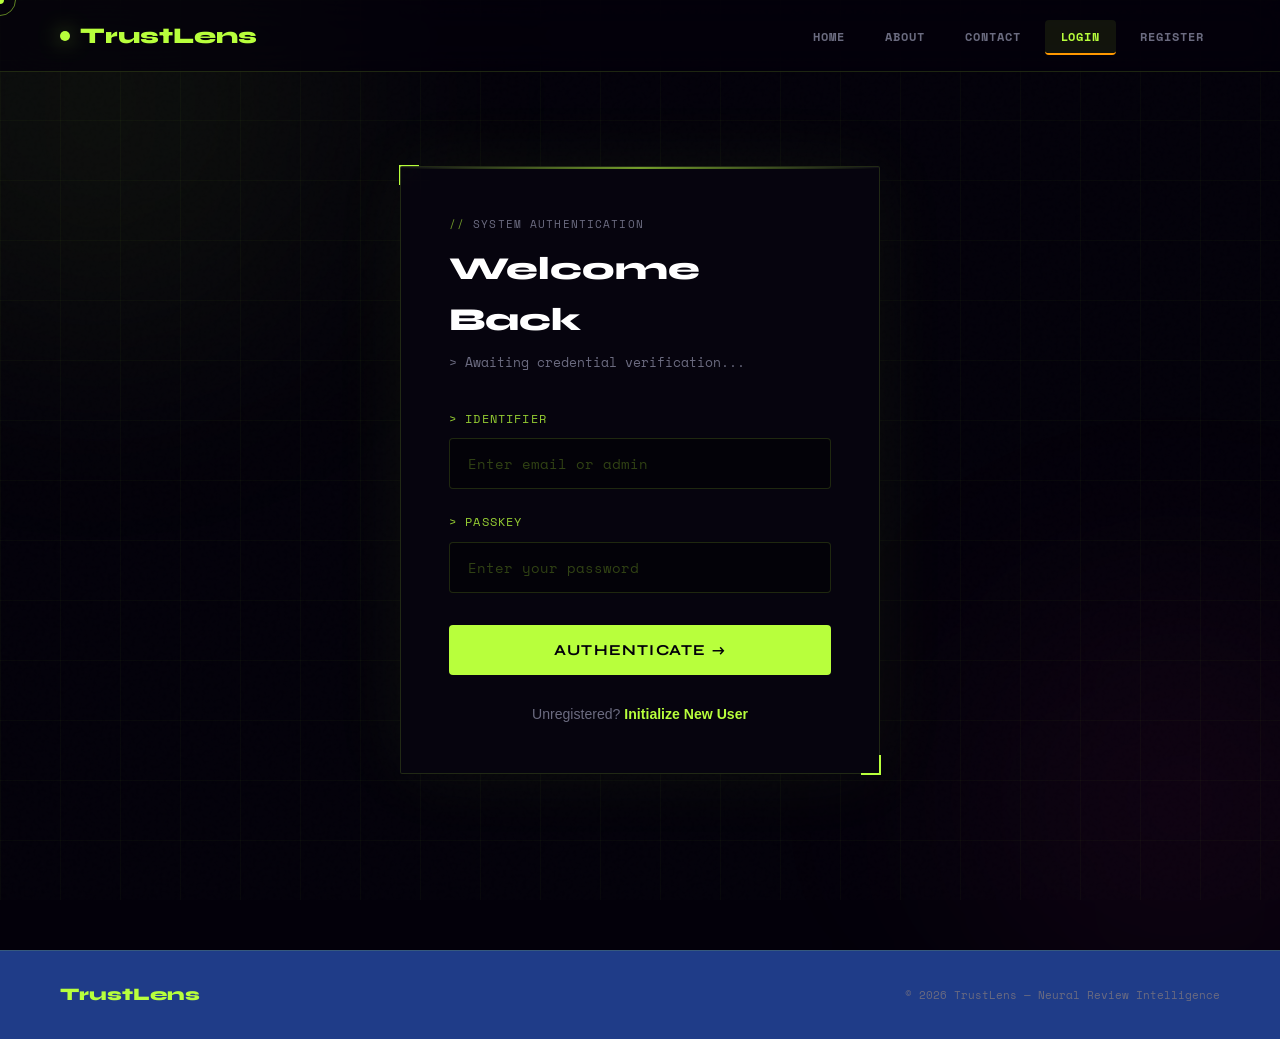
<file: frontend/fake-news.html>
<!DOCTYPE html>
<html lang="en">
<head>
  <meta charset="UTF-8" />
  <meta name="viewport" content="width=device-width, initial-scale=1.0" />
  <title>Fake News Detection — TrustLens</title>
  <link rel="stylesheet" href="css/style.css" />
  <link href="https://fonts.googleapis.com/css2?family=Space+Mono:wght@400;700&family=Syne:wght@400;600;700;800&family=DM+Sans:wght@300;400;500&display=swap" rel="stylesheet">
  <style>
    :root{--acid:#b8ff3c;--plasma:#ff3cac;--cyan:#3cffd8;--orange:#ff9f3c;--void:#03000a;--border:rgba(255,159,60,0.12);--text:#e8e8f0;--muted:#6b6b80;}
    *,*::before,*::after{margin:0;padding:0;box-sizing:border-box;}
    body{background:var(--void);color:var(--text);font-family:'DM Sans',sans-serif;min-height:100vh;overflow-x:hidden;cursor:none;}
    .cursor{position:fixed;width:8px;height:8px;background:var(--orange);border-radius:50%;pointer-events:none;z-index:9999;transition:transform 0.1s;transform:translate(-50%,-50%);}
    .cursor-ring{position:fixed;width:32px;height:32px;border:1px solid rgba(255,159,60,0.5);border-radius:50%;pointer-events:none;z-index:9998;transition:all 0.15s ease;transform:translate(-50%,-50%);}
    body::before{content:'';position:fixed;inset:0;z-index:0;pointer-events:none;background-image:url("data:image/svg+xml,%3Csvg viewBox='0 0 256 256' xmlns='http://www.w3.org/2000/svg'%3E%3Cfilter id='n'%3E%3CfeTurbulence type='fractalNoise' baseFrequency='0.9' numOctaves='4' stitchTiles='stitch'/%3E%3C/filter%3E%3Crect width='100%25' height='100%25' filter='url(%23n)' opacity='0.04'/%3E%3C/svg%3E");opacity:0.35;}
    .grid-bg{position:fixed;inset:0;z-index:0;pointer-events:none;background-image:linear-gradient(rgba(255,159,60,0.03) 1px,transparent 1px),linear-gradient(90deg,rgba(255,159,60,0.03) 1px,transparent 1px);background-size:60px 60px;}
    .orb{position:fixed;border-radius:50%;filter:blur(140px);pointer-events:none;z-index:0;animation:drift 22s ease-in-out infinite;}
    .orb-1{width:700px;height:700px;background:rgba(255,159,60,0.05);top:-250px;left:50%;transform:translateX(-50%);}
    .orb-2{width:400px;height:400px;background:rgba(255,60,172,0.04);bottom:-150px;right:-100px;animation-delay:-10s;}
    @keyframes drift{0%,100%{transform:translateX(-50%) translateY(0);}50%{transform:translateX(-50%) translateY(30px);}}

    nav{position:fixed;top:0;left:0;right:0;z-index:100;display:flex;align-items:center;justify-content:space-between;padding:0 60px;height:72px;background:rgba(3,0,10,0.75);backdrop-filter:blur(20px);border-bottom:1px solid rgba(184,255,60,0.1);}
    .nav-logo{font-family:'Syne',sans-serif;font-weight:800;font-size:1.4rem;color:var(--acid);text-decoration:none;display:flex;align-items:center;gap:10px;}
    .nav-logo::before{content:'';width:10px;height:10px;background:var(--acid);border-radius:50%;box-shadow:0 0 20px rgba(184,255,60,0.7);display:block;animation:pulse 2s infinite;}
    @keyframes pulse{0%,100%{transform:scale(1);}50%{transform:scale(1.5);opacity:0.6;}}
    .nav-links{list-style:none;display:flex;gap:8px;}
    .nav-links a{font-family:'Space Mono',monospace;font-size:0.75rem;letter-spacing:0.08em;text-transform:uppercase;color:var(--muted);text-decoration:none;padding:8px 16px;border-radius:4px;transition:all 0.2s;}
    .nav-links a:hover,.nav-links a.active{color:var(--acid);background:rgba(184,255,60,0.08);}

    .main{min-height:100vh;padding:100px 60px 60px;position:relative;z-index:1;display:flex;flex-direction:column;align-items:center;}

    .page-header{text-align:center;margin-bottom:60px;animation:reveal 0.6s ease both;}
    @keyframes reveal{from{opacity:0;transform:translateY(20px);}to{opacity:1;transform:translateY(0);}}
    .page-tag{font-family:'Space Mono',monospace;font-size:0.7rem;color:var(--muted);letter-spacing:0.15em;text-transform:uppercase;margin-bottom:14px;}
    .page-title{font-family:'Syne',sans-serif;font-weight:800;font-size:3rem;color:#fff;margin-bottom:14px;}
    .page-title span{color:var(--orange);}
    .page-sub{font-family:'DM Sans',sans-serif;font-size:1rem;color:var(--muted);max-width:500px;margin:auto;line-height:1.7;}

    /* ALERT BADGE */
    .alert-badge{display:inline-flex;align-items:center;gap:8px;font-family:'Space Mono',monospace;font-size:0.68rem;letter-spacing:0.1em;text-transform:uppercase;color:var(--orange);background:rgba(255,159,60,0.08);border:1px solid rgba(255,159,60,0.25);padding:8px 16px;border-radius:2px;margin-bottom:28px;animation:reveal 0.6s 0.1s ease both;}
    .badge-dot{width:6px;height:6px;background:var(--orange);border-radius:50%;box-shadow:0 0 8px var(--orange);animation:pulse 1.5s infinite;}

    /* ANALYZER CARD */
    .analyzer{width:100%;max-width:800px;background:rgba(8,5,16,0.9);border:1px solid rgba(255,159,60,0.15);border-radius:4px;overflow:hidden;box-shadow:0 0 80px rgba(255,159,60,0.06);animation:reveal 0.6s 0.2s ease both;position:relative;}
    .analyzer::before{content:'';position:absolute;top:0;left:0;right:0;height:1px;background:linear-gradient(90deg,transparent,var(--orange),transparent);}

    .analyzer-header{display:flex;align-items:center;justify-content:space-between;padding:18px 28px;background:rgba(255,159,60,0.04);border-bottom:1px solid rgba(255,159,60,0.1);}
    .ah-left{display:flex;align-items:center;gap:12px;}
    .ah-dots{display:flex;gap:6px;}
    .dot{width:10px;height:10px;border-radius:50%;}
    .d-r{background:rgba(255,95,87,0.5);} .d-y{background:rgba(254,188,46,0.5);} .d-g{background:rgba(40,200,64,0.5);}
    .ah-title{font-family:'Space Mono',monospace;font-size:0.72rem;color:var(--muted);letter-spacing:0.1em;}
    .char-count{font-family:'Space Mono',monospace;font-size:0.7rem;color:var(--muted);}

    .analyzer-body{padding:32px;}
    .input-label{font-family:'Space Mono',monospace;font-size:0.72rem;color:var(--orange);text-transform:uppercase;letter-spacing:0.1em;margin-bottom:12px;display:flex;align-items:center;gap:8px;}
    .input-label::before{content:'›';font-size:1rem;}

    textarea#fakeNewsText{
      width:100%;min-height:200px;padding:20px;
      background:rgba(0,0,0,0.4);border:1px solid rgba(255,159,60,0.12);border-radius:4px;
      color:#c8e0e8;font-family:'Space Mono',monospace;font-size:0.88rem;line-height:1.8;
      outline:none;resize:vertical;transition:all 0.3s;
    }
    textarea#fakeNewsText::placeholder{color:rgba(255,159,60,0.22);}
    textarea#fakeNewsText:focus{border-color:rgba(255,159,60,0.4);box-shadow:0 0 30px rgba(255,159,60,0.08);}

    .analyzer-footer{padding:24px 32px;border-top:1px solid rgba(255,159,60,0.1);display:flex;align-items:center;justify-content:space-between;background:rgba(0,0,0,0.2);}
    .af-hint{font-family:'Space Mono',monospace;font-size:0.68rem;color:var(--muted);}
    .btn-analyze{
      display:inline-flex;align-items:center;gap:12px;
      font-family:'Syne',sans-serif;font-weight:700;font-size:0.9rem;letter-spacing:0.06em;text-transform:uppercase;
      color:var(--void);background:var(--orange);padding:14px 32px;border:none;border-radius:4px;
      cursor:pointer;transition:all 0.25s;position:relative;overflow:hidden;
    }
    .btn-analyze::before{content:'';position:absolute;top:0;left:-100%;width:100%;height:100%;background:linear-gradient(90deg,transparent,rgba(255,255,255,0.3),transparent);transition:left 0.5s;}
    .btn-analyze:hover{box-shadow:0 0 30px rgba(255,159,60,0.5),0 8px 30px rgba(255,159,60,0.2);transform:translateY(-2px);}
    .btn-analyze:hover::before{left:100%;}

    /* HINTS */
    .hints{display:grid;grid-template-columns:repeat(3,1fr);gap:16px;max-width:800px;width:100%;margin-top:32px;animation:reveal 0.6s 0.4s ease both;}
    .hint{padding:20px 24px;background:rgba(255,255,255,0.02);border:1px solid rgba(255,255,255,0.04);border-radius:4px;text-align:center;transition:all 0.2s;}
    .hint:hover{border-color:rgba(255,159,60,0.15);background:rgba(255,159,60,0.03);}
    .hint-icon{font-size:1.4rem;margin-bottom:8px;display:block;}
    .hint-text{font-family:'Space Mono',monospace;font-size:0.68rem;color:var(--muted);text-transform:uppercase;letter-spacing:0.08em;}

    footer{padding:40px 60px;border-top:1px solid rgba(184,255,60,0.1);position:relative;z-index:1;display:flex;align-items:center;justify-content:space-between;width:100%;}
    .footer-logo{font-family:'Syne',sans-serif;font-weight:800;font-size:1.1rem;color:var(--acid);}
    .footer-text{font-family:'Space Mono',monospace;font-size:0.7rem;color:var(--muted);}

    @media(max-width:900px){nav{padding:0 20px;}.main{padding:90px 20px 40px;}.hints{grid-template-columns:1fr;}.analyzer-footer{flex-direction:column;gap:14px;text-align:center;}.page-title{font-size:2rem;}.nav-links a{font-size:0.65rem;padding:6px 8px;}footer{flex-direction:column;gap:10px;text-align:center;padding:24px;}}
  </style>
</head>
<body onload="checkUserAccess();">
<div class="cursor" id="cursor"></div>
<div class="cursor-ring" id="cursorRing"></div>
<div class="grid-bg"></div>
<div class="orb orb-1"></div>
<div class="orb orb-2"></div>

<header>
  <nav>
    <a href="dashboard.html" class="nav-logo">TrustLens</a>
    <ul class="nav-links">
      <li><a href="dashboard.html">Dashboard</a></li>
      <li><a href="analyze.html">Sentiment</a></li>
      <li><a href="fake-news.html">Fake News</a></li>
      <li><a href="login.html" onclick="logoutUser()">Logout</a></li>
    </ul>
  </nav>
</header>

<main class="main">
  <div class="page-header">
    <div class="alert-badge"><span class="badge-dot"></span>Misinformation Detection Module Active</div>
    <div class="page-tag">// Neural Verification Engine</div>
    <h1 class="page-title">Fake News <span>Detector</span></h1>
    <p class="page-sub">Paste any news headline or article text. The AI engine will classify it as real or fabricated and compute a credibility score.</p>
  </div>

  <div class="analyzer">
    <div class="analyzer-header">
      <div class="ah-left">
        <div class="ah-dots"><div class="dot d-r"></div><div class="dot d-y"></div><div class="dot d-g"></div></div>
        <span class="ah-title">trustlens — fake_news_engine.sh</span>
      </div>
      <span class="char-count" id="charCount">0 chars</span>
    </div>
    <div class="analyzer-body">
      <div class="input-label">News Input Stream</div>
      <textarea id="fakeNewsText" placeholder="&gt; Paste news headline or full article text here..." rows="8"></textarea>
    </div>
    <div class="analyzer-footer">
      <span class="af-hint">// Works with headlines, paragraphs, or full articles</span>
      <button class="btn-analyze" onclick="analyzeFakeNews()">
        <span>⚠</span> Detect Now
      </button>
    </div>
  </div>

  <div class="hints">
    <div class="hint"><span class="hint-icon">📰</span><div class="hint-text">Real / Fake Classification</div></div>
    <div class="hint"><span class="hint-icon">📡</span><div class="hint-text">Credibility Scoring</div></div>
    <div class="hint"><span class="hint-icon">🔎</span><div class="hint-text">Misleading Index</div></div>
  </div>
</main>

<footer>
  <div class="footer-logo">TrustLens</div>
  <div class="footer-text">© 2026 TrustLens — Neural Review Intelligence</div>
</footer>

<script src="js/script.js"></script>
<script>
  const cursor=document.getElementById('cursor'),ring=document.getElementById('cursorRing');
  document.addEventListener('mousemove',e=>{cursor.style.left=e.clientX+'px';cursor.style.top=e.clientY+'px';ring.style.left=e.clientX+'px';ring.style.top=e.clientY+'px';});
  document.querySelectorAll('a,button,textarea').forEach(el=>{
    el.addEventListener('mouseenter',()=>{ring.style.transform='translate(-50%,-50%) scale(1.8)';ring.style.borderColor='rgba(255,159,60,0.8)';});
    el.addEventListener('mouseleave',()=>{ring.style.transform='translate(-50%,-50%) scale(1)';ring.style.borderColor='rgba(255,159,60,0.5)';});
  });
  const ta=document.getElementById('fakeNewsText'),cc=document.getElementById('charCount');
  ta.addEventListener('input',()=>{cc.textContent=ta.value.length+' chars';});
</script>
</body>
</html>
</file>
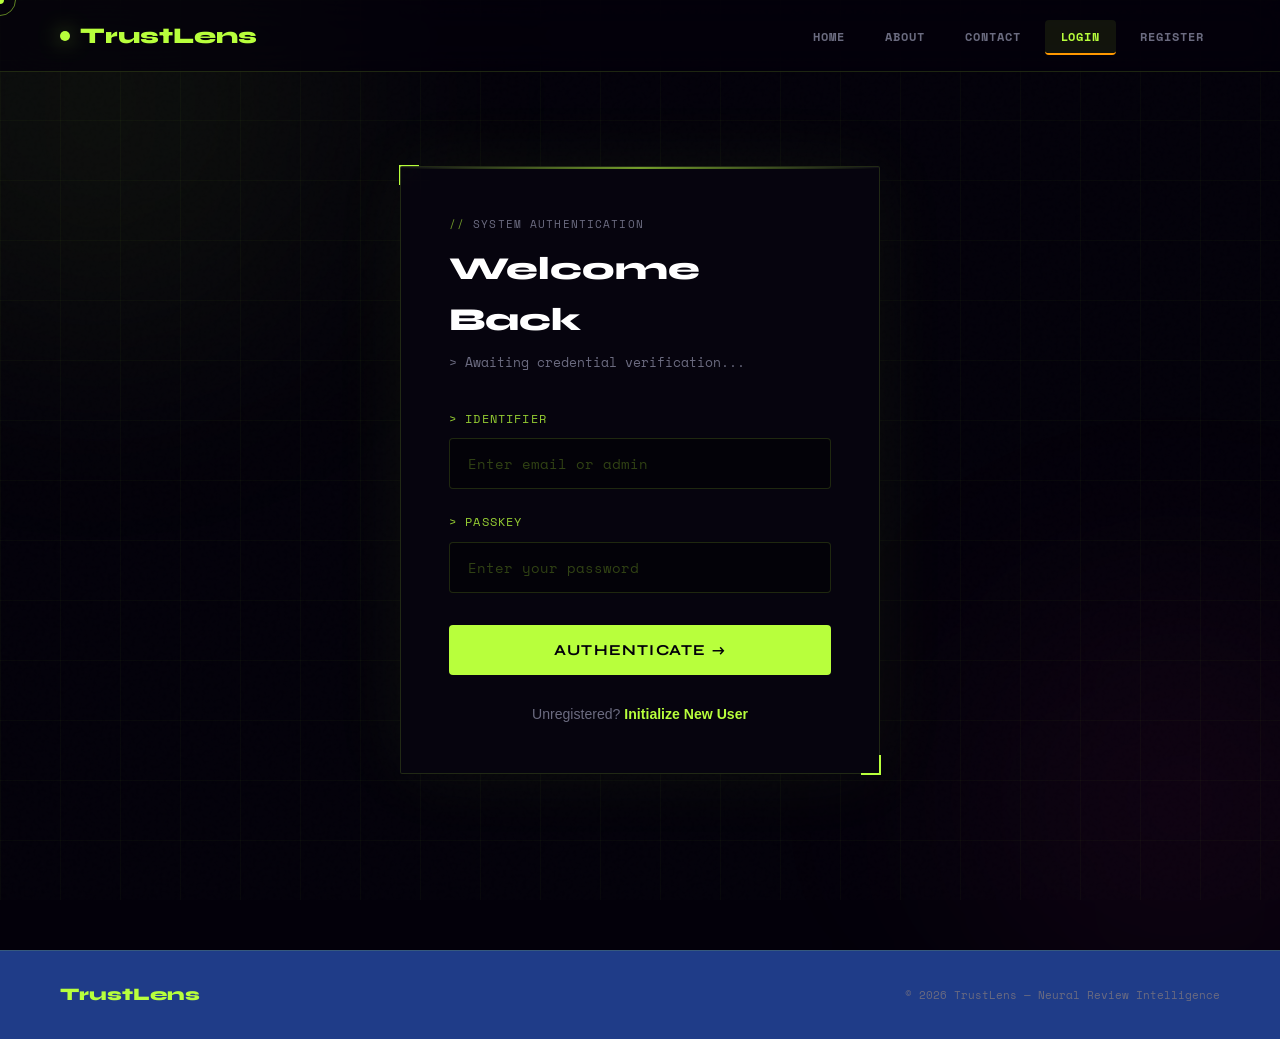
<file: frontend/login.html>
<!DOCTYPE html>
<html lang="en">
<head>
  <meta charset="UTF-8" />
  <meta name="viewport" content="width=device-width, initial-scale=1.0" />
  <title>Login — TrustLens</title>
  <link rel="stylesheet" href="css/style.css" />
  <link href="https://fonts.googleapis.com/css2?family=Space+Mono:wght@400;700&family=Syne:wght@400;600;700;800&family=DM+Sans:wght@300;400;500&display=swap" rel="stylesheet">
  <style>
    :root { --acid:#b8ff3c; --plasma:#ff3cac; --void:#03000a; --deep:#0a0614; --surface:rgba(255,255,255,0.03); --border:rgba(184,255,60,0.15); --text:#e8e8f0; --muted:#6b6b80; }
    *,*::before,*::after{margin:0;padding:0;box-sizing:border-box;}
    body { background:var(--void); color:var(--text); font-family:'DM Sans',sans-serif; min-height:100vh; overflow-x:hidden; cursor:none; }
    .cursor{position:fixed;width:8px;height:8px;background:var(--acid);border-radius:50%;pointer-events:none;z-index:9999;transition:transform 0.1s;transform:translate(-50%,-50%);}
    .cursor-ring{position:fixed;width:32px;height:32px;border:1px solid rgba(184,255,60,0.5);border-radius:50%;pointer-events:none;z-index:9998;transition:all 0.15s ease;transform:translate(-50%,-50%);}
    body::before{content:'';position:fixed;inset:0;z-index:0;pointer-events:none;background-image:url("data:image/svg+xml,%3Csvg viewBox='0 0 256 256' xmlns='http://www.w3.org/2000/svg'%3E%3Cfilter id='n'%3E%3CfeTurbulence type='fractalNoise' baseFrequency='0.9' numOctaves='4' stitchTiles='stitch'/%3E%3C/filter%3E%3Crect width='100%25' height='100%25' filter='url(%23n)' opacity='0.04'/%3E%3C/svg%3E");opacity:0.4;}
    .grid-bg{position:fixed;inset:0;z-index:0;pointer-events:none;background-image:linear-gradient(rgba(184,255,60,0.03) 1px,transparent 1px),linear-gradient(90deg,rgba(184,255,60,0.03) 1px,transparent 1px);background-size:60px 60px;}
    .orb{position:fixed;border-radius:50%;filter:blur(120px);pointer-events:none;z-index:0;animation:drift 20s ease-in-out infinite;}
    .orb-1{width:500px;height:500px;background:rgba(184,255,60,0.06);top:-150px;left:-150px;}
    .orb-2{width:400px;height:400px;background:rgba(255,60,172,0.06);bottom:-100px;right:-100px;animation-delay:-10s;}
    @keyframes drift{0%,100%{transform:translate(0,0);}50%{transform:translate(30px,-20px);}}

    nav{position:fixed;top:0;left:0;right:0;z-index:100;display:flex;align-items:center;justify-content:space-between;padding:0 60px;height:72px;background:rgba(3,0,10,0.7);backdrop-filter:blur(20px);border-bottom:1px solid var(--border);}
    .nav-logo{font-family:'Syne',sans-serif;font-weight:800;font-size:1.4rem;color:var(--acid);text-decoration:none;display:flex;align-items:center;gap:10px;}
    .nav-logo::before{content:'';width:10px;height:10px;background:var(--acid);border-radius:50%;box-shadow:0 0 20px rgba(184,255,60,0.5);display:block;animation:pulse 2s infinite;}
    @keyframes pulse{0%,100%{transform:scale(1);}50%{transform:scale(1.5);opacity:0.7;}}
    .nav-links{list-style:none;display:flex;gap:8px;}
    .nav-links a{font-family:'Space Mono',monospace;font-size:0.75rem;letter-spacing:0.08em;text-transform:uppercase;color:var(--muted);text-decoration:none;padding:8px 16px;border-radius:4px;transition:all 0.2s;}
    .nav-links a:hover,.nav-links a.active{color:var(--acid);background:rgba(184,255,60,0.08);}

    .auth-wrap{min-height:100vh;display:flex;align-items:center;justify-content:center;padding:100px 24px 60px;position:relative;z-index:1;}
    .auth-card{width:100%;max-width:480px;position:relative;}

    /* Corner decorations */
    .auth-card::before,.auth-card::after{content:'';position:absolute;width:20px;height:20px;border-color:var(--acid);border-style:solid;}
    .auth-card::before{top:-1px;left:-1px;border-width:2px 0 0 2px;}
    .auth-card::after{bottom:-1px;right:-1px;border-width:0 2px 2px 0;}

    .auth-inner{background:rgba(8,5,16,0.85);border:1px solid var(--border);border-radius:2px;padding:48px;backdrop-filter:blur(20px);box-shadow:0 0 80px rgba(184,255,60,0.06),inset 0 1px 0 rgba(255,255,255,0.04);}

    /* Scan line animation */
    .scan{position:absolute;top:0;left:0;right:0;height:2px;background:linear-gradient(90deg,transparent,var(--acid),transparent);animation:scan 3s linear infinite;opacity:0.6;}
    @keyframes scan{0%{top:0;}100%{top:100%;}}

    .auth-tag{font-family:'Space Mono',monospace;font-size:0.7rem;color:var(--muted);letter-spacing:0.1em;text-transform:uppercase;margin-bottom:10px;display:flex;align-items:center;gap:8px;}
    .auth-tag::before{content:'//';color:var(--acid);opacity:0.6;}
    .auth-title{font-family:'Syne',sans-serif;font-weight:800;font-size:2rem;color:#fff;margin-bottom:8px;}
    .auth-sub{font-family:'Space Mono',monospace;font-size:0.8rem;color:var(--muted);margin-bottom:36px;}

    .field{margin-bottom:24px;}
    .field label{display:block;font-family:'Space Mono',monospace;font-size:0.72rem;letter-spacing:0.1em;text-transform:uppercase;color:var(--acid);opacity:0.8;margin-bottom:10px;}
    .field input{
      width:100%;padding:14px 18px;background:rgba(0,0,0,0.4);
      border:1px solid rgba(184,255,60,0.15);border-radius:4px;
      color:#e0e8ff;font-family:'Space Mono',monospace;font-size:0.9rem;
      outline:none;transition:all 0.25s;
    }
    .field input::placeholder{color:rgba(184,255,60,0.25);}
    .field input:focus{border-color:rgba(184,255,60,0.5);box-shadow:0 0 20px rgba(184,255,60,0.1);background:rgba(0,0,0,0.6);}

    .btn-auth{
      width:100%;padding:16px;margin-top:8px;
      font-family:'Syne',sans-serif;font-weight:700;font-size:0.95rem;letter-spacing:0.08em;text-transform:uppercase;
      color:var(--void);background:var(--acid);border:none;border-radius:4px;
      cursor:pointer;transition:all 0.25s;position:relative;overflow:hidden;
    }
    .btn-auth::before{content:'';position:absolute;top:0;left:-100%;width:100%;height:100%;background:linear-gradient(90deg,transparent,rgba(255,255,255,0.3),transparent);transition:left 0.5s;}
    .btn-auth:hover{box-shadow:0 0 30px rgba(184,255,60,0.4),0 8px 30px rgba(184,255,60,0.2);transform:translateY(-1px);}
    .btn-auth:hover::before{left:100%;}

    .auth-footer{margin-top:28px;text-align:center;font-size:0.88rem;color:var(--muted);}
    .auth-footer a{color:var(--acid);text-decoration:none;font-weight:600;}
    .auth-footer a:hover{text-shadow:0 0 10px rgba(184,255,60,0.5);}

    footer{padding:30px 60px;border-top:1px solid var(--border);position:relative;z-index:1;display:flex;align-items:center;justify-content:space-between;}
    .footer-logo{font-family:'Syne',sans-serif;font-weight:800;font-size:1.1rem;color:var(--acid);}
    .footer-text{font-family:'Space Mono',monospace;font-size:0.7rem;color:var(--muted);}

    @media(max-width:900px){nav{padding:0 20px;}.nav-links a{font-size:0.65rem;padding:6px 8px;}footer{flex-direction:column;gap:10px;text-align:center;padding:24px;}}
  </style>
</head>
<body>
<div class="cursor" id="cursor"></div>
<div class="cursor-ring" id="cursorRing"></div>
<div class="grid-bg"></div>
<div class="orb orb-1"></div>
<div class="orb orb-2"></div>

<header>
  <nav>
    <a href="index.html" class="nav-logo">TrustLens</a>
    <ul class="nav-links">
      <li><a href="index.html">Home</a></li>
      <li><a href="about.html">About</a></li>
      <li><a href="contact.html">Contact</a></li>
      <li><a href="login.html" class="active">Login</a></li>
      <li><a href="register.html">Register</a></li>
    </ul>
  </nav>
</header>

<main class="auth-wrap">
  <div class="auth-card">
    <div class="auth-inner">
      <div class="scan"></div>
      <p class="auth-tag">System Authentication</p>
      <h1 class="auth-title">Welcome Back</h1>
      <p class="auth-sub">&gt; Awaiting credential verification...</p>

      <form onsubmit="loginUser(event)">
        <div class="field">
          <label for="loginEmail">&gt; Identifier</label>
          <input type="text" id="loginEmail" placeholder="Enter email or admin" required />
        </div>
        <div class="field">
          <label for="loginPassword">&gt; Passkey</label>
          <input type="password" id="loginPassword" placeholder="Enter your password" required />
        </div>
        <button type="submit" class="btn-auth">Authenticate →</button>
        <p class="auth-footer">Unregistered? <a href="register.html">Initialize New User</a></p>
      </form>
    </div>
  </div>
</main>

<footer>
  <div class="footer-logo">TrustLens</div>
  <div class="footer-text">© 2026 TrustLens — Neural Review Intelligence</div>
</footer>

<script src="js/script.js"></script>
<script>
  const cursor = document.getElementById('cursor');
  const ring = document.getElementById('cursorRing');
  document.addEventListener('mousemove', e => {
    cursor.style.left = e.clientX+'px'; cursor.style.top = e.clientY+'px';
    ring.style.left = e.clientX+'px'; ring.style.top = e.clientY+'px';
  });
  document.querySelectorAll('a,button,input').forEach(el=>{
    el.addEventListener('mouseenter',()=>{ring.style.transform='translate(-50%,-50%) scale(1.8)';ring.style.borderColor='rgba(184,255,60,0.8)';});
    el.addEventListener('mouseleave',()=>{ring.style.transform='translate(-50%,-50%) scale(1)';ring.style.borderColor='rgba(184,255,60,0.5)';});
  });
</script>
</body>
</html>
</file>
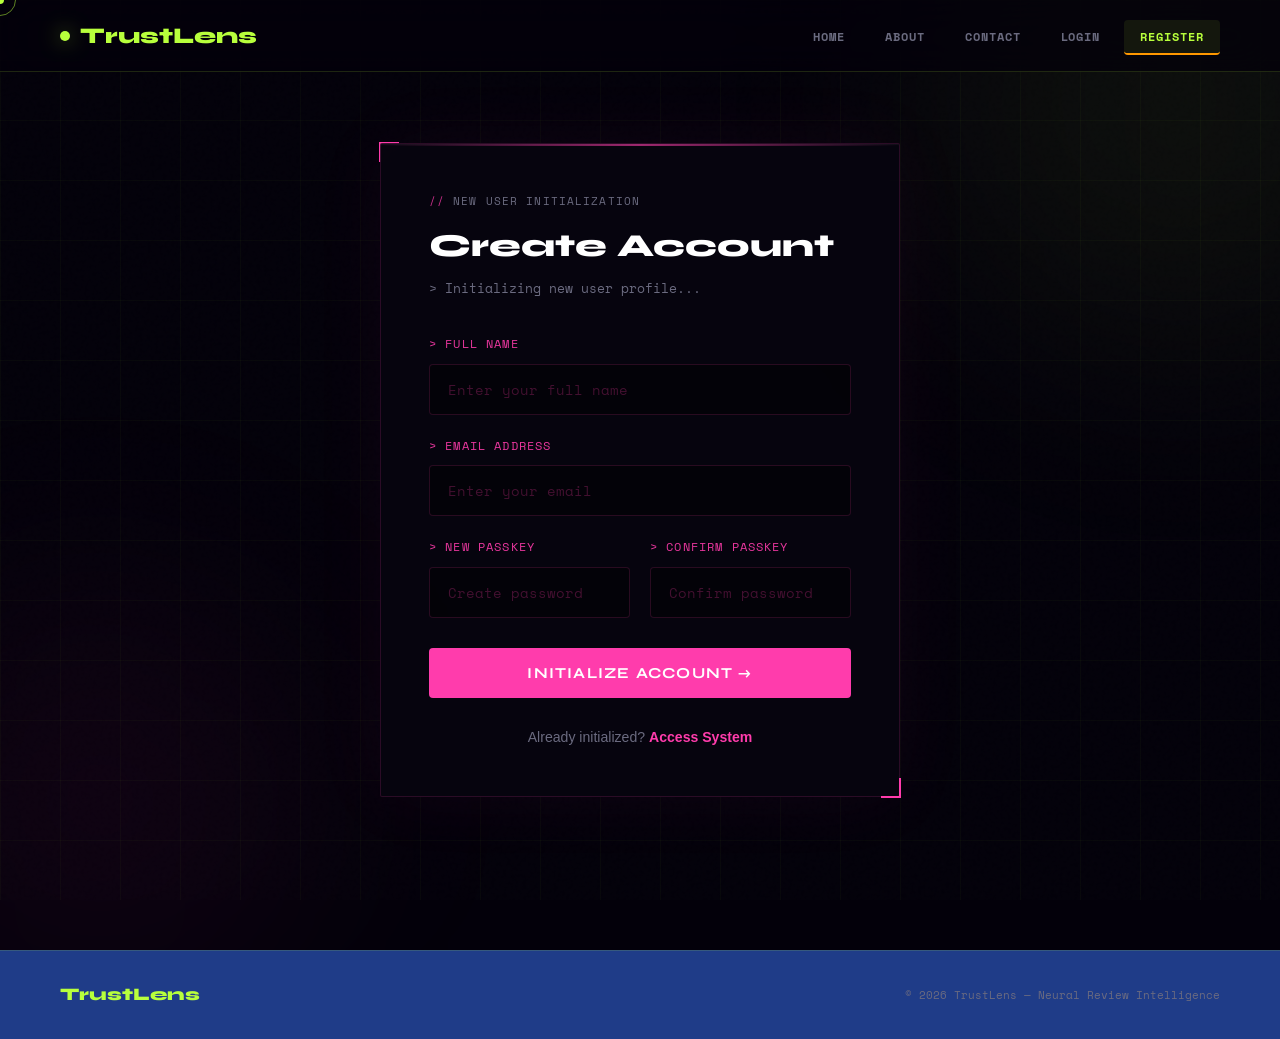
<file: frontend/register.html>
<!DOCTYPE html>
<html lang="en">
<head>
  <meta charset="UTF-8" />
  <meta name="viewport" content="width=device-width, initial-scale=1.0" />
  <title>Register — TrustLens</title>
  <link rel="stylesheet" href="css/style.css" />
  <link href="https://fonts.googleapis.com/css2?family=Space+Mono:wght@400;700&family=Syne:wght@400;600;700;800&family=DM+Sans:wght@300;400;500&display=swap" rel="stylesheet">
  <style>
    :root{--acid:#b8ff3c;--plasma:#ff3cac;--void:#03000a;--border:rgba(184,255,60,0.15);--text:#e8e8f0;--muted:#6b6b80;}
    *,*::before,*::after{margin:0;padding:0;box-sizing:border-box;}
    body{background:var(--void);color:var(--text);font-family:'DM Sans',sans-serif;min-height:100vh;overflow-x:hidden;cursor:none;}
    .cursor{position:fixed;width:8px;height:8px;background:var(--acid);border-radius:50%;pointer-events:none;z-index:9999;transition:transform 0.1s;transform:translate(-50%,-50%);}
    .cursor-ring{position:fixed;width:32px;height:32px;border:1px solid rgba(184,255,60,0.5);border-radius:50%;pointer-events:none;z-index:9998;transition:all 0.15s ease;transform:translate(-50%,-50%);}
    body::before{content:'';position:fixed;inset:0;z-index:0;pointer-events:none;background-image:url("data:image/svg+xml,%3Csvg viewBox='0 0 256 256' xmlns='http://www.w3.org/2000/svg'%3E%3Cfilter id='n'%3E%3CfeTurbulence type='fractalNoise' baseFrequency='0.9' numOctaves='4' stitchTiles='stitch'/%3E%3C/filter%3E%3Crect width='100%25' height='100%25' filter='url(%23n)' opacity='0.04'/%3E%3C/svg%3E");opacity:0.4;}
    .grid-bg{position:fixed;inset:0;z-index:0;pointer-events:none;background-image:linear-gradient(rgba(184,255,60,0.03) 1px,transparent 1px),linear-gradient(90deg,rgba(184,255,60,0.03) 1px,transparent 1px);background-size:60px 60px;}
    .orb{position:fixed;border-radius:50%;filter:blur(120px);pointer-events:none;z-index:0;animation:drift 20s ease-in-out infinite;}
    .orb-1{width:500px;height:500px;background:rgba(184,255,60,0.06);top:-150px;right:-150px;}
    .orb-2{width:400px;height:400px;background:rgba(255,60,172,0.06);bottom:-100px;left:-100px;animation-delay:-10s;}
    @keyframes drift{0%,100%{transform:translate(0,0);}50%{transform:translate(-30px,20px);}}

    nav{position:fixed;top:0;left:0;right:0;z-index:100;display:flex;align-items:center;justify-content:space-between;padding:0 60px;height:72px;background:rgba(3,0,10,0.7);backdrop-filter:blur(20px);border-bottom:1px solid var(--border);}
    .nav-logo{font-family:'Syne',sans-serif;font-weight:800;font-size:1.4rem;color:var(--acid);text-decoration:none;display:flex;align-items:center;gap:10px;}
    .nav-logo::before{content:'';width:10px;height:10px;background:var(--acid);border-radius:50%;box-shadow:0 0 20px rgba(184,255,60,0.5);display:block;animation:pulse 2s infinite;}
    @keyframes pulse{0%,100%{transform:scale(1);}50%{transform:scale(1.5);opacity:0.7;}}
    .nav-links{list-style:none;display:flex;gap:8px;}
    .nav-links a{font-family:'Space Mono',monospace;font-size:0.75rem;letter-spacing:0.08em;text-transform:uppercase;color:var(--muted);text-decoration:none;padding:8px 16px;border-radius:4px;transition:all 0.2s;}
    .nav-links a:hover,.nav-links a.active{color:var(--acid);background:rgba(184,255,60,0.08);}

    .auth-wrap{min-height:100vh;display:flex;align-items:center;justify-content:center;padding:100px 24px 60px;position:relative;z-index:1;}
    .auth-card{width:100%;max-width:520px;position:relative;}
    .auth-card::before,.auth-card::after{content:'';position:absolute;width:20px;height:20px;border-color:var(--plasma);border-style:solid;}
    .auth-card::before{top:-1px;left:-1px;border-width:2px 0 0 2px;}
    .auth-card::after{bottom:-1px;right:-1px;border-width:0 2px 2px 0;}
    .auth-inner{background:rgba(8,5,16,0.85);border:1px solid rgba(255,60,172,0.15);border-radius:2px;padding:48px;backdrop-filter:blur(20px);box-shadow:0 0 80px rgba(255,60,172,0.05),inset 0 1px 0 rgba(255,255,255,0.04);}
    .scan{position:absolute;top:0;left:0;right:0;height:2px;background:linear-gradient(90deg,transparent,var(--plasma),transparent);animation:scan 3s linear infinite;opacity:0.6;}
    @keyframes scan{0%{top:0;}100%{top:100%;}}

    .auth-tag{font-family:'Space Mono',monospace;font-size:0.7rem;color:var(--muted);letter-spacing:0.1em;text-transform:uppercase;margin-bottom:10px;display:flex;align-items:center;gap:8px;}
    .auth-tag::before{content:'//';color:var(--plasma);opacity:0.8;}
    .auth-title{font-family:'Syne',sans-serif;font-weight:800;font-size:2rem;color:#fff;margin-bottom:8px;}
    .auth-sub{font-family:'Space Mono',monospace;font-size:0.8rem;color:var(--muted);margin-bottom:36px;}

    .fields-grid{display:grid;grid-template-columns:1fr 1fr;gap:0 20px;}
    .field{margin-bottom:22px;}
    .field.full{grid-column:1/-1;}
    .field label{display:block;font-family:'Space Mono',monospace;font-size:0.72rem;letter-spacing:0.1em;text-transform:uppercase;color:var(--plasma);opacity:0.9;margin-bottom:10px;}
    .field input{width:100%;padding:14px 18px;background:rgba(0,0,0,0.4);border:1px solid rgba(255,60,172,0.15);border-radius:4px;color:#e0e8ff;font-family:'Space Mono',monospace;font-size:0.9rem;outline:none;transition:all 0.25s;}
    .field input::placeholder{color:rgba(255,60,172,0.25);}
    .field input:focus{border-color:rgba(255,60,172,0.5);box-shadow:0 0 20px rgba(255,60,172,0.1);background:rgba(0,0,0,0.6);}

    .btn-auth{width:100%;padding:16px;margin-top:8px;font-family:'Syne',sans-serif;font-weight:700;font-size:0.95rem;letter-spacing:0.08em;text-transform:uppercase;color:#fff;background:var(--plasma);border:none;border-radius:4px;cursor:pointer;transition:all 0.25s;position:relative;overflow:hidden;}
    .btn-auth::before{content:'';position:absolute;top:0;left:-100%;width:100%;height:100%;background:linear-gradient(90deg,transparent,rgba(255,255,255,0.2),transparent);transition:left 0.5s;}
    .btn-auth:hover{box-shadow:0 0 30px rgba(255,60,172,0.5),0 8px 30px rgba(255,60,172,0.2);transform:translateY(-1px);}
    .btn-auth:hover::before{left:100%;}

    .auth-footer{margin-top:28px;text-align:center;font-size:0.88rem;color:var(--muted);}
    .auth-footer a{color:var(--plasma);text-decoration:none;font-weight:600;}
    .auth-footer a:hover{text-shadow:0 0 10px rgba(255,60,172,0.6);}

    footer{padding:30px 60px;border-top:1px solid var(--border);position:relative;z-index:1;display:flex;align-items:center;justify-content:space-between;}
    .footer-logo{font-family:'Syne',sans-serif;font-weight:800;font-size:1.1rem;color:var(--acid);}
    .footer-text{font-family:'Space Mono',monospace;font-size:0.7rem;color:var(--muted);}

    @media(max-width:900px){nav{padding:0 20px;}.nav-links a{font-size:0.65rem;padding:6px 8px;}.fields-grid{grid-template-columns:1fr;}.field.full{grid-column:1;}footer{flex-direction:column;gap:10px;text-align:center;padding:24px;}}
  </style>
</head>
<body>
<div class="cursor" id="cursor"></div>
<div class="cursor-ring" id="cursorRing"></div>
<div class="grid-bg"></div>
<div class="orb orb-1"></div>
<div class="orb orb-2"></div>

<header>
  <nav>
    <a href="index.html" class="nav-logo">TrustLens</a>
    <ul class="nav-links">
      <li><a href="index.html">Home</a></li>
      <li><a href="about.html">About</a></li>
      <li><a href="contact.html">Contact</a></li>
      <li><a href="login.html">Login</a></li>
      <li><a href="register.html" class="active">Register</a></li>
    </ul>
  </nav>
</header>

<main class="auth-wrap">
  <div class="auth-card">
    <div class="auth-inner">
      <div class="scan"></div>
      <p class="auth-tag">New User Initialization</p>
      <h1 class="auth-title">Create Account</h1>
      <p class="auth-sub">&gt; Initializing new user profile...</p>

      <form onsubmit="registerUser(event)">
        <div class="fields-grid">
          <div class="field full">
            <label for="fullName">&gt; Full Name</label>
            <input type="text" id="fullName" placeholder="Enter your full name" required />
          </div>
          <div class="field full">
            <label for="email">&gt; Email Address</label>
            <input type="email" id="email" placeholder="Enter your email" required />
          </div>
          <div class="field">
            <label for="password">&gt; New Passkey</label>
            <input type="password" id="password" placeholder="Create password" required />
          </div>
          <div class="field">
            <label for="confirmPassword">&gt; Confirm Passkey</label>
            <input type="password" id="confirmPassword" placeholder="Confirm password" required />
          </div>
        </div>
        <button type="submit" class="btn-auth">Initialize Account →</button>
        <p class="auth-footer">Already initialized? <a href="login.html">Access System</a></p>
      </form>
    </div>
  </div>
</main>

<footer>
  <div class="footer-logo">TrustLens</div>
  <div class="footer-text">© 2026 TrustLens — Neural Review Intelligence</div>
</footer>

<script src="js/script.js"></script>
<script>
  const cursor=document.getElementById('cursor'),ring=document.getElementById('cursorRing');
  document.addEventListener('mousemove',e=>{cursor.style.left=e.clientX+'px';cursor.style.top=e.clientY+'px';ring.style.left=e.clientX+'px';ring.style.top=e.clientY+'px';});
  document.querySelectorAll('a,button,input').forEach(el=>{el.addEventListener('mouseenter',()=>{ring.style.transform='translate(-50%,-50%) scale(1.8)';});el.addEventListener('mouseleave',()=>{ring.style.transform='translate(-50%,-50%) scale(1)';});});
</script>
</body>
</html>
</file>
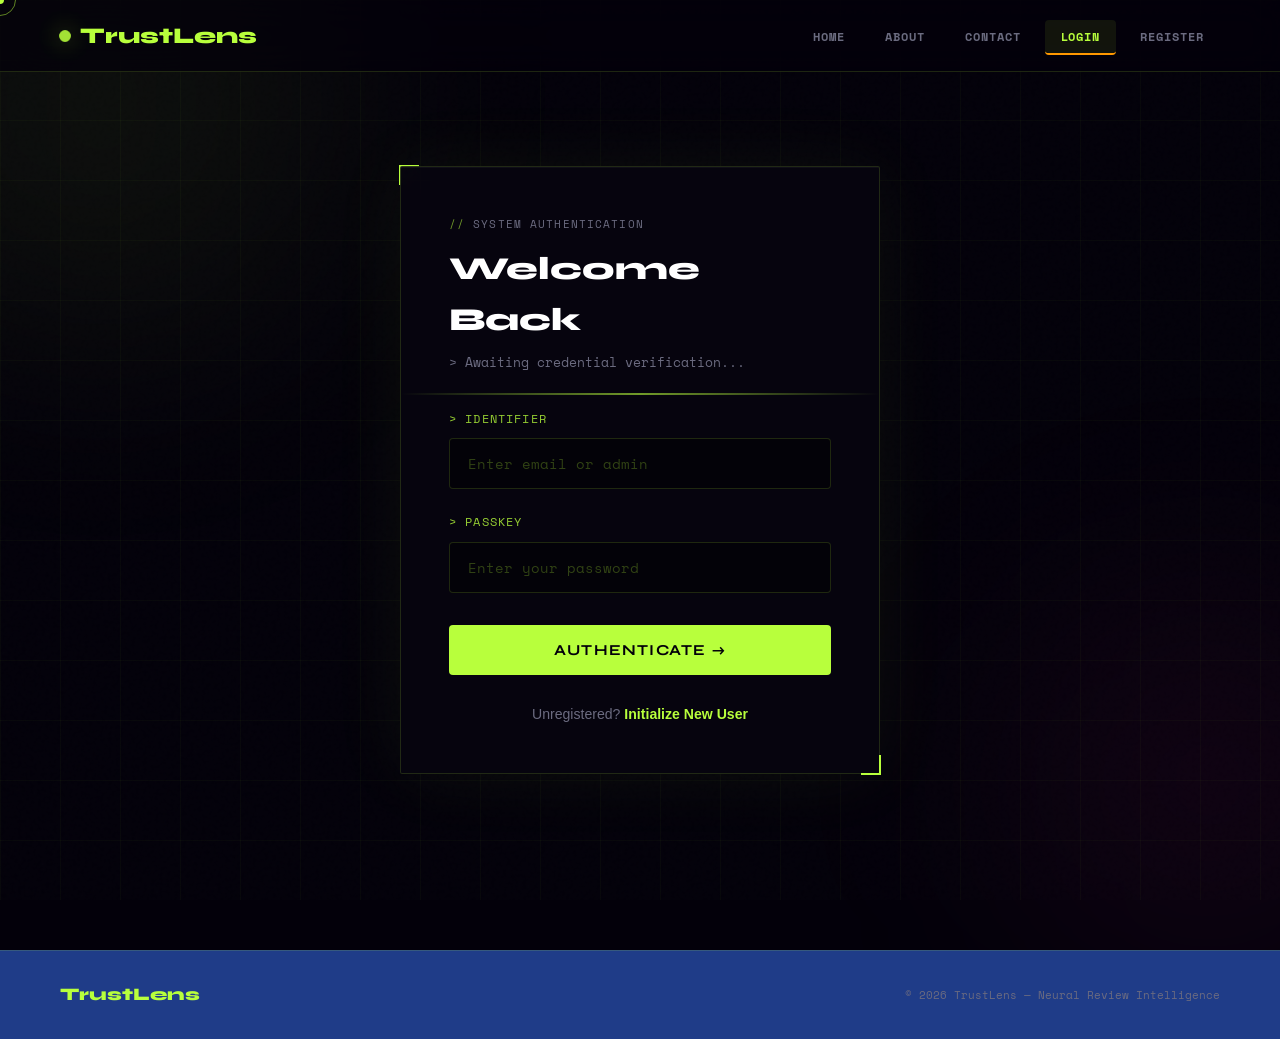
<file: frontend/result.html>
<!DOCTYPE html>
<html lang="en">
<head>
  <meta charset="UTF-8" />
  <meta name="viewport" content="width=device-width, initial-scale=1.0" />
  <title>Results — TrustLens</title>
  <link rel="stylesheet" href="css/style.css" />
  <link href="https://fonts.googleapis.com/css2?family=Space+Mono:wght@400;700&family=Syne:wght@400;600;700;800&family=DM+Sans:wght@300;400;500&display=swap" rel="stylesheet">
  <style>
    :root{--acid:#b8ff3c;--plasma:#ff3cac;--cyan:#3cffd8;--void:#03000a;--border:rgba(184,255,60,0.12);--text:#e8e8f0;--muted:#6b6b80;}
    *,*::before,*::after{margin:0;padding:0;box-sizing:border-box;}
    body{background:var(--void);color:var(--text);font-family:'DM Sans',sans-serif;min-height:100vh;overflow-x:hidden;cursor:none;}
    .cursor{position:fixed;width:8px;height:8px;background:var(--acid);border-radius:50%;pointer-events:none;z-index:9999;transition:transform 0.1s;transform:translate(-50%,-50%);}
    .cursor-ring{position:fixed;width:32px;height:32px;border:1px solid rgba(184,255,60,0.5);border-radius:50%;pointer-events:none;z-index:9998;transition:all 0.15s ease;transform:translate(-50%,-50%);}
    body::before{content:'';position:fixed;inset:0;z-index:0;pointer-events:none;background-image:url("data:image/svg+xml,%3Csvg viewBox='0 0 256 256' xmlns='http://www.w3.org/2000/svg'%3E%3Cfilter id='n'%3E%3CfeTurbulence type='fractalNoise' baseFrequency='0.9' numOctaves='4' stitchTiles='stitch'/%3E%3C/filter%3E%3Crect width='100%25' height='100%25' filter='url(%23n)' opacity='0.04'/%3E%3C/svg%3E");opacity:0.35;}
    .grid-bg{position:fixed;inset:0;z-index:0;pointer-events:none;background-image:linear-gradient(rgba(184,255,60,0.03) 1px,transparent 1px),linear-gradient(90deg,rgba(184,255,60,0.03) 1px,transparent 1px);background-size:60px 60px;}
    .orb{position:fixed;border-radius:50%;filter:blur(140px);pointer-events:none;z-index:0;animation:drift 22s ease-in-out infinite;}
    .orb-1{width:600px;height:600px;background:rgba(60,255,216,0.05);top:-200px;right:-100px;}
    .orb-2{width:500px;height:500px;background:rgba(184,255,60,0.04);bottom:-200px;left:-100px;animation-delay:-11s;}
    @keyframes drift{0%,100%{transform:translate(0,0);}50%{transform:translate(20px,-15px);}}

    nav{position:fixed;top:0;left:0;right:0;z-index:100;display:flex;align-items:center;justify-content:space-between;padding:0 60px;height:72px;background:rgba(3,0,10,0.75);backdrop-filter:blur(20px);border-bottom:1px solid var(--border);}
    .nav-logo{font-family:'Syne',sans-serif;font-weight:800;font-size:1.4rem;color:var(--acid);text-decoration:none;display:flex;align-items:center;gap:10px;}
    .nav-logo::before{content:'';width:10px;height:10px;background:var(--acid);border-radius:50%;box-shadow:0 0 20px rgba(184,255,60,0.7);display:block;animation:pulse 2s infinite;}
    @keyframes pulse{0%,100%{transform:scale(1);}50%{transform:scale(1.5);opacity:0.6;}}
    .nav-links{list-style:none;display:flex;gap:8px;}
    .nav-links a{font-family:'Space Mono',monospace;font-size:0.75rem;letter-spacing:0.08em;text-transform:uppercase;color:var(--muted);text-decoration:none;padding:8px 16px;border-radius:4px;transition:all 0.2s;}
    .nav-links a:hover,.nav-links a.active{color:var(--acid);background:rgba(184,255,60,0.08);}

    .main{padding:100px 60px 60px;position:relative;z-index:1;max-width:1100px;margin:auto;}

    .report-header{margin-bottom:40px;animation:reveal 0.5s ease both;}
    @keyframes reveal{from{opacity:0;transform:translateY(16px);}to{opacity:1;transform:translateY(0);}}
    .rh-tag{font-family:'Space Mono',monospace;font-size:0.7rem;color:var(--muted);letter-spacing:0.12em;text-transform:uppercase;margin-bottom:12px;}
    .rh-title{font-family:'Syne',sans-serif;font-weight:800;font-size:2.4rem;color:#fff;}
    .rh-title span{color:var(--acid);}

    /* INPUT DISPLAY */
    .input-display{padding:24px 28px;background:rgba(255,255,255,0.02);border:1px solid rgba(255,255,255,0.05);border-radius:4px;margin-bottom:32px;position:relative;overflow:hidden;animation:reveal 0.5s 0.1s ease both;}
    .input-display::before{content:'';position:absolute;top:0;left:0;right:0;height:1px;background:linear-gradient(90deg,transparent,var(--acid),transparent);}
    .id-label{font-family:'Space Mono',monospace;font-size:0.68rem;color:var(--acid);text-transform:uppercase;letter-spacing:0.1em;margin-bottom:10px;opacity:0.7;}
    .id-text{font-family:'Space Mono',monospace;font-size:0.88rem;color:#c0c8d8;line-height:1.8;}

    /* METRICS GRID */
   .metrics-grid {
  display: grid;
  grid-template-columns: repeat(3, 1fr);
  gap: 2px;
  margin: 0 auto 32px;
  max-width: 700px; /* keeps it centered nicely */
}
    .metric-block{
  padding:28px 20px;
  background:rgba(255,255,255,0.02);
  border:1px solid rgba(255,255,255,0.04);

  /* CENTER EVERYTHING PERFECTLY */
  display:flex;
  flex-direction:column;
  justify-content:center;
  align-items:center;
  text-align:center;

  position:relative;
  overflow:hidden;
  transition:all 0.3s;
}
    .metric-block::after{content:'';position:absolute;bottom:0;left:50%;transform:translateX(-50%) scaleX(0);width:60%;height:2px;background:var(--acid);transition:transform 0.3s;}
    .metric-block:hover::after{transform:translateX(-50%) scaleX(1);}
    .mb-label{font-family:'Space Mono',monospace;font-size:0.62rem;color:var(--muted);text-transform:uppercase;letter-spacing:0.08em;margin-bottom:16px;}
    .mb-val{font-family:'Syne',sans-serif;font-weight:800;font-size:1.4rem;color:var(--acid);word-break:break-word;}

    /* EXPLANATION */
    .explanation{padding:32px;background:rgba(8,5,16,0.8);border:1px solid var(--border);border-radius:4px;position:relative;overflow:hidden;animation:reveal 0.5s 0.3s ease both;}
    .explanation::before{content:'';position:absolute;top:0;left:0;right:0;height:1px;background:linear-gradient(90deg,transparent,var(--cyan),transparent);}
    .exp-label{font-family:'Space Mono',monospace;font-size:0.7rem;color:var(--cyan);text-transform:uppercase;letter-spacing:0.1em;margin-bottom:16px;display:flex;align-items:center;gap:8px;}
    .exp-label::before{content:'›';}
    #explanation{font-family:'Space Mono',monospace;font-size:0.85rem;color:#c0c8d8;line-height:1.9;}

    footer{padding:40px 60px;border-top:1px solid var(--border);position:relative;z-index:1;display:flex;align-items:center;justify-content:space-between;}
    .footer-logo{font-family:'Syne',sans-serif;font-weight:800;font-size:1.1rem;color:var(--acid);}
    .footer-text{font-family:'Space Mono',monospace;font-size:0.7rem;color:var(--muted);}

    @media(max-width:900px){nav{padding:0 20px;}.main{padding:90px 20px 40px;}.metrics-grid{grid-template-columns:repeat(2,1fr);}.nav-links a{font-size:0.65rem;padding:6px 8px;}footer{flex-direction:column;gap:10px;text-align:center;padding:24px;}}
  </style>
</head>
<body onload="checkUserAccess(); loadResultPage();">
<div class="cursor" id="cursor"></div>
<div class="cursor-ring" id="cursorRing"></div>
<div class="grid-bg"></div>
<div class="orb orb-1"></div>
<div class="orb orb-2"></div>

<header>
  <nav>
    <a href="dashboard.html" class="nav-logo">TrustLens</a>
    <ul class="nav-links">
      <li><a href="dashboard.html">Dashboard</a></li>
      <li><a href="analyze.html">Sentiment</a></li>
      <li><a href="fake-news.html">Fake News</a></li>
      <li><a href="login.html" onclick="logoutUser()">Logout</a></li>
    </ul>
  </nav>
</header>

<main class="main">
  <div class="report-header">
    <div class="rh-tag">// Analysis Report</div>
    <h1 class="rh-title"><span>Neural</span> Verdict</h1>
  </div>

  <div class="input-display">
    <div class="id-label">&gt; Data Stream Input</div>
    <div class="id-text" id="reviewDisplay">No review entered.</div>
  </div>
  <div class="metrics-grid">
    <div class="metric-block">
      <div class="mb-label">Sentiment</div>
      <div class="mb-val" id="sentiment">N/A</div>
    </div>
    <div class="metric-block">
      <div class="mb-label">Confidence</div>
      <div class="mb-val" id="confidence">N/A</div>
    </div>
    <div class="metric-block">
      <div class="mb-label">Trust Score</div>
      <div class="mb-val" id="trust">N/A</div>
    </div>
  </div>
  <div class="explanation">
    <div class="exp-label">System Explanation</div>
    <p id="explanation">No explanation available.</p>
  </div>
</main>

<footer>
  <div class="footer-logo">TrustLens</div>
  <div class="footer-text">© 2026 TrustLens — Neural Review Intelligence</div>
</footer>

<script src="js/script.js"></script>
<script>
  const cursor=document.getElementById('cursor'),ring=document.getElementById('cursorRing');
  document.addEventListener('mousemove',e=>{cursor.style.left=e.clientX+'px';cursor.style.top=e.clientY+'px';ring.style.left=e.clientX+'px';ring.style.top=e.clientY+'px';});
  document.querySelectorAll('a,button').forEach(el=>{el.addEventListener('mouseenter',()=>{ring.style.transform='translate(-50%,-50%) scale(1.8)';});el.addEventListener('mouseleave',()=>{ring.style.transform='translate(-50%,-50%) scale(1)';});});
</script>
</body>
</html>
</file>
<file: frontend/css/style.css>
/* ---------------- GLOBAL ---------------- */
* {
  margin: 0;
  padding: 0;
  box-sizing: border-box;
  font-family: Arial, sans-serif;
}

body {
  background: #f4f7fb;
  color: #1e1e2f;
  line-height: 1.6;
}

/* ---------------- NAVBAR ---------------- */
.navbar {
  display: flex;
  justify-content: space-between;
  align-items: center;
  background: #1f3c88;
  padding: 18px 50px;
  box-shadow: 0 4px 10px rgba(0, 0, 0, 0.08);
}

.logo {
  color: white;
  font-size: 30px;
  font-weight: bold;
}

.nav-links {
  list-style: none;
  display: flex;
  gap: 24px;
}

.nav-links li {
  list-style: none;
}

.nav-links a {
  color: white;
  text-decoration: none;
  font-weight: bold;
  transition: 0.3s ease;
}

.nav-links a:hover {
  color: #ff9800;
}

.active {
  border-bottom: 2px solid #ff9800;
  padding-bottom: 4px;
}

/* ---------------- HERO ---------------- */
.hero {
  height: 90vh;
  display: flex;
  justify-content: center;
  align-items: center;
  text-align: center;
  background: linear-gradient(to right, #1f3c88, #5c6bc0);
  color: white;
  padding: 20px;
}

.hero-text h2 {
  font-size: 42px;
  margin-bottom: 20px;
}

.hero-text p {
  font-size: 20px;
  margin-bottom: 30px;
}

/* ---------------- BUTTON ---------------- */
.btn {
  background: #ff9800;
  color: white;
  padding: 12px 24px;
  text-decoration: none;
  border: none;
  border-radius: 8px;
  cursor: pointer;
  font-size: 18px;
  transition: 0.3s ease;
  display: inline-block;
}

.btn:hover {
  background: #e68900;
}

/* ---------------- FEATURES ---------------- */
.features {
  padding: 60px 30px;
  text-align: center;
}

.features h2 {
  margin-bottom: 40px;
  font-size: 32px;
}

.feature-boxes {
  display: flex;
  justify-content: center;
  gap: 20px;
  flex-wrap: wrap;
}

.box {
  background: white;
  padding: 30px;
  width: 300px;
  border-radius: 12px;
  box-shadow: 0 4px 12px rgba(0,0,0,0.1);
}

/* ---------------- GENERAL PAGE SECTION ---------------- */
.page-section {
  padding: 60px 40px;
  max-width: 900px;
  margin: auto;
  text-align: center;
}

textarea {
  width: 100%;
  padding: 15px;
  border-radius: 10px;
  border: 1px solid #ccc;
  font-size: 16px;
  resize: none;
}

/* ---------------- RESULT CARD ---------------- */
.result-card {
  background: white;
  padding: 30px;
  border-radius: 12px;
  box-shadow: 0 4px 12px rgba(0,0,0,0.1);
}

/* ---------------- AUTH PAGES ---------------- */
.auth-section {
  min-height: 85vh;
  display: flex;
  justify-content: center;
  align-items: center;
  padding: 40px 20px;
}

.auth-container {
  background: white;
  width: 100%;
  max-width: 480px;
  padding: 40px;
  border-radius: 16px;
  box-shadow: 0 8px 24px rgba(0, 0, 0, 0.12);
  text-align: center;
}

.auth-container h2 {
  margin-bottom: 10px;
  color: #1f3c88;
  font-size: 34px;
}

.auth-container p {
  margin-bottom: 25px;
  color: #555;
  font-size: 17px;
}

.input-group {
  text-align: left;
  margin-bottom: 20px;
}

.input-group label {
  display: block;
  margin-bottom: 8px;
  font-weight: bold;
  color: #333;
  font-size: 18px;
}

.input-group input {
  width: 100%;
  padding: 14px;
  border: 1px solid #ccc;
  border-radius: 8px;
  font-size: 16px;
}

.auth-btn {
  width: 100%;
  margin-top: 15px;
}

.auth-link {
  margin-top: 20px;
  font-size: 15px;
}

.auth-link a {
  color: #1f3c88;
  text-decoration: none;
  font-weight: bold;
}

/* ---------------- DASHBOARD ---------------- */
.dashboard-hero {
  background: linear-gradient(to right, #1f3c88, #5c6bc0);
  color: white;
  text-align: center;
  padding: 80px 20px;
}

.dashboard-content h2 {
  font-size: 40px;
  margin-bottom: 15px;
}

.dashboard-content p {
  font-size: 18px;
  margin-bottom: 25px;
}

.dashboard-cards {
  padding: 60px 30px;
  text-align: center;
}

.dashboard-cards h2 {
  margin-bottom: 40px;
  font-size: 32px;
}

/* ---------------- FOOTER ---------------- */
footer {
  background: #1f3c88;
  color: white;
  text-align: center;
  padding: 20px;
  margin-top: 50px;
}

/* ---------------- RESPONSIVE ---------------- */
@media (max-width: 900px) {
  .navbar {
    flex-direction: column;
    gap: 15px;
    padding: 20px;
  }

  .nav-links {
    flex-wrap: wrap;
    justify-content: center;
    gap: 15px;
  }

  .hero-text h2 {
    font-size: 30px;
  }

  .hero-text p {
    font-size: 18px;
  }

  .auth-container {
    padding: 30px 20px;
  }
}
/* ---------------- ADVANCED HERO SECTION ---------------- */
.hero-content {
  display: flex;
  justify-content: space-between;
  align-items: center;
  gap: 50px;
  width: 100%;
  max-width: 1200px;
  flex-wrap: wrap;
}

.hero-text {
  flex: 1;
  min-width: 320px;
  text-align: left;
}

.tagline {
  font-size: 16px;
  font-weight: bold;
  color: #ffcc80;
  margin-bottom: 15px;
  text-transform: uppercase;
  letter-spacing: 1px;
}

.hero-buttons {
  display: flex;
  gap: 15px;
  flex-wrap: wrap;
  margin-top: 20px;
}

.secondary-btn {
  background: transparent;
  border: 2px solid white;
  color: white;
}

.secondary-btn:hover {
  background: white;
  color: #1f3c88;
}

.hero-card {
  flex: 1;
  min-width: 300px;
  max-width: 400px;
  background: rgba(255, 255, 255, 0.12);
  border-radius: 18px;
  padding: 30px;
  backdrop-filter: blur(12px);
  box-shadow: 0 8px 30px rgba(0, 0, 0, 0.15);
  text-align: left;
  position: relative;
  overflow: hidden;
}

.hero-card h3 {
  margin-bottom: 15px;
  font-size: 24px;
  color: white;
}

.hero-card p {
  font-size: 16px;
  margin-bottom: 15px;
  color: #f3f4f6;
}

.result {
  margin-top: 10px;
  padding: 10px 15px;
  border-radius: 8px;
  font-weight: bold;
  display: inline-block;
}

.result.positive {
  background: rgba(76, 175, 80, 0.2);
  color: #b9f6ca;
}

.result.score {
  background: rgba(255, 152, 0, 0.2);
  color: #ffe082;
  margin-left: 10px;
}

.card-glow {
  position: absolute;
  width: 180px;
  height: 180px;
  background: rgba(255, 255, 255, 0.12);
  border-radius: 50%;
  top: -50px;
  right: -50px;
  filter: blur(40px);
}

/* ---------------- SIMPLE ANIMATIONS ---------------- */
.fade-in {
  animation: fadeIn 1s ease-in-out;
}

.floating {
  animation: floatCard 3s ease-in-out infinite;
}

@keyframes fadeIn {
  from {
    opacity: 0;
    transform: translateY(30px);
  }
  to {
    opacity: 1;
    transform: translateY(0);
  }
}

@keyframes floatCard {
  0% {
    transform: translateY(0px);
  }
  50% {
    transform: translateY(-12px);
  }
  100% {
    transform: translateY(0px);
  }
}
/* ---------------- ANALYZE TEXTAREA FIX ---------------- */
.review-box {
  width: 100%;
  padding: 18px;
  border: 2px solid #ff9800;
  border-radius: 15px;
  outline: none;
  background: rgba(255, 255, 255, 0.92);
  color: #1e1e2f;
  font-size: 1rem;
  margin-top: 15px;
  resize: none;
  backdrop-filter: blur(8px);
}

.review-box::placeholder {
  color: #666;
}

.review-box:focus {
  border-color: #ff9800;
  box-shadow: 0 0 0 3px rgba(255, 152, 0, 0.2);
}

.hero-card h3 {
  color: #1f3c88;
  margin-bottom: 15px;
}
</file>
